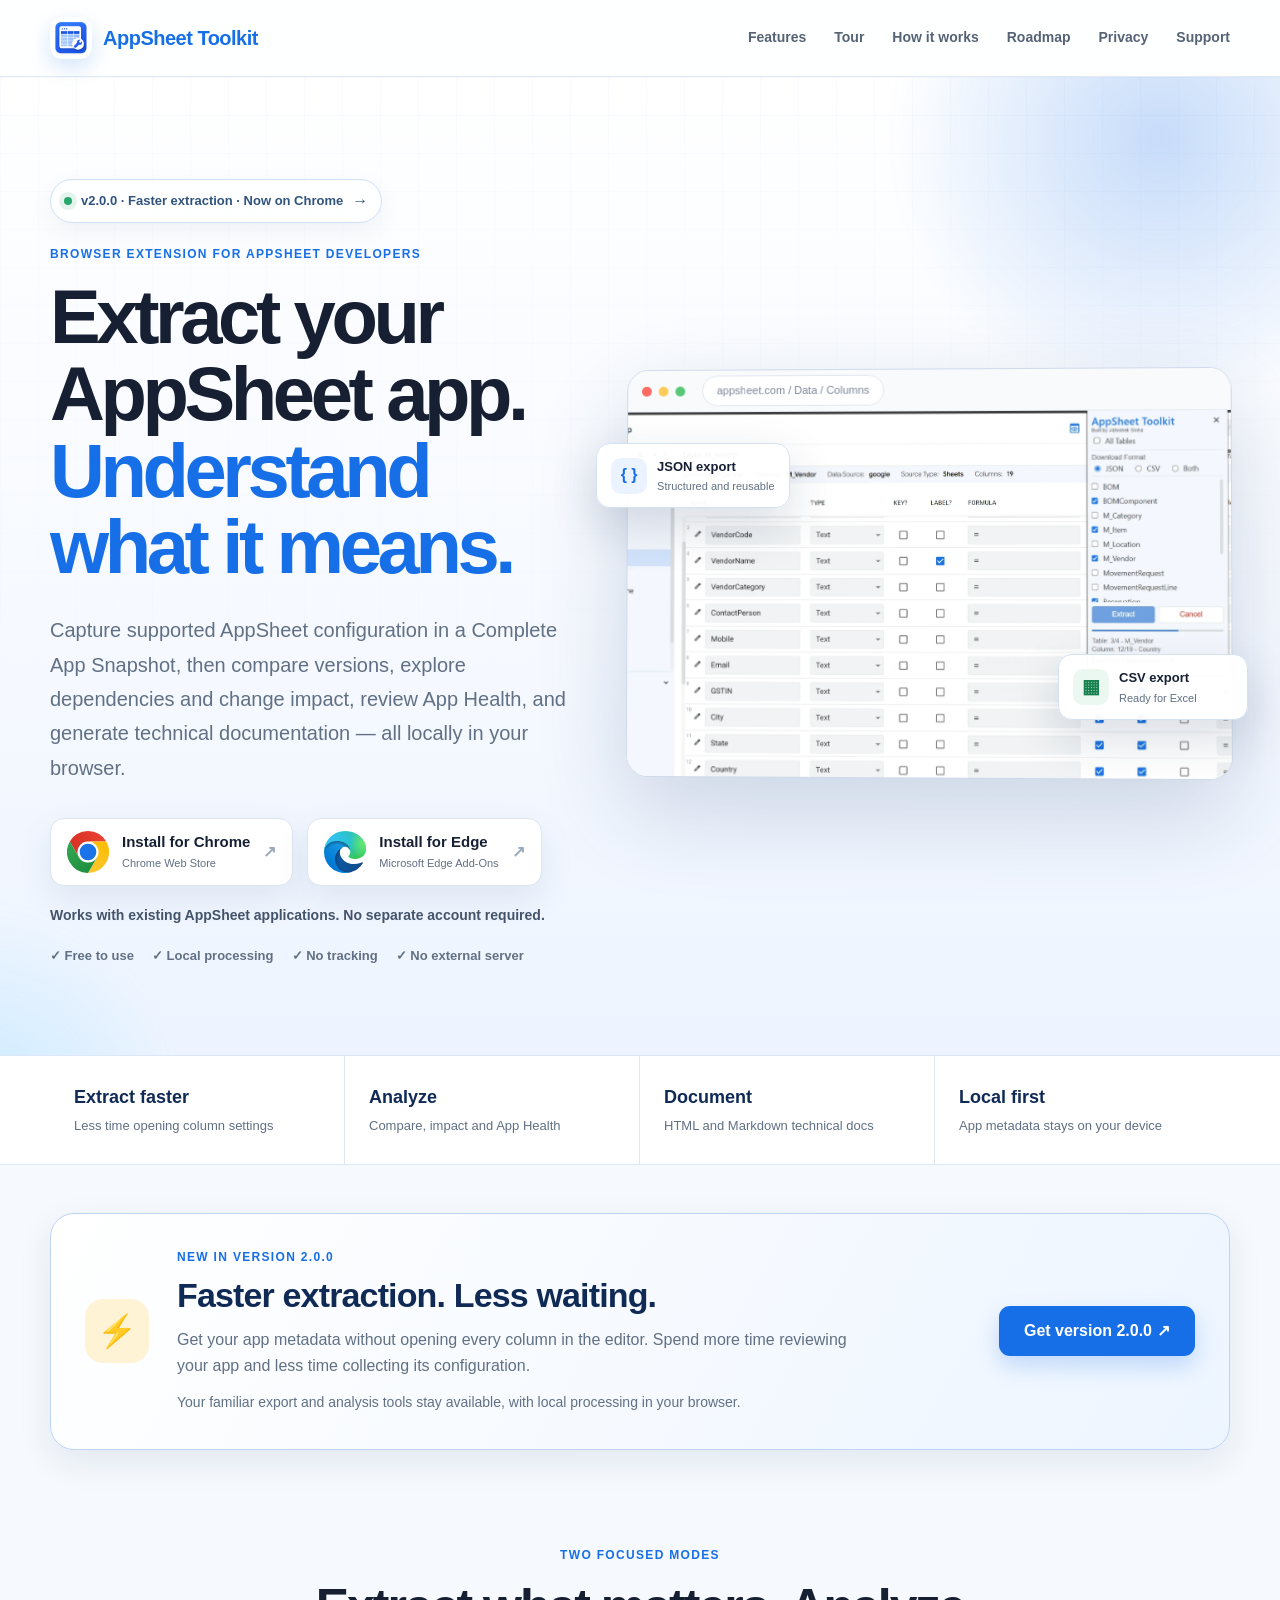
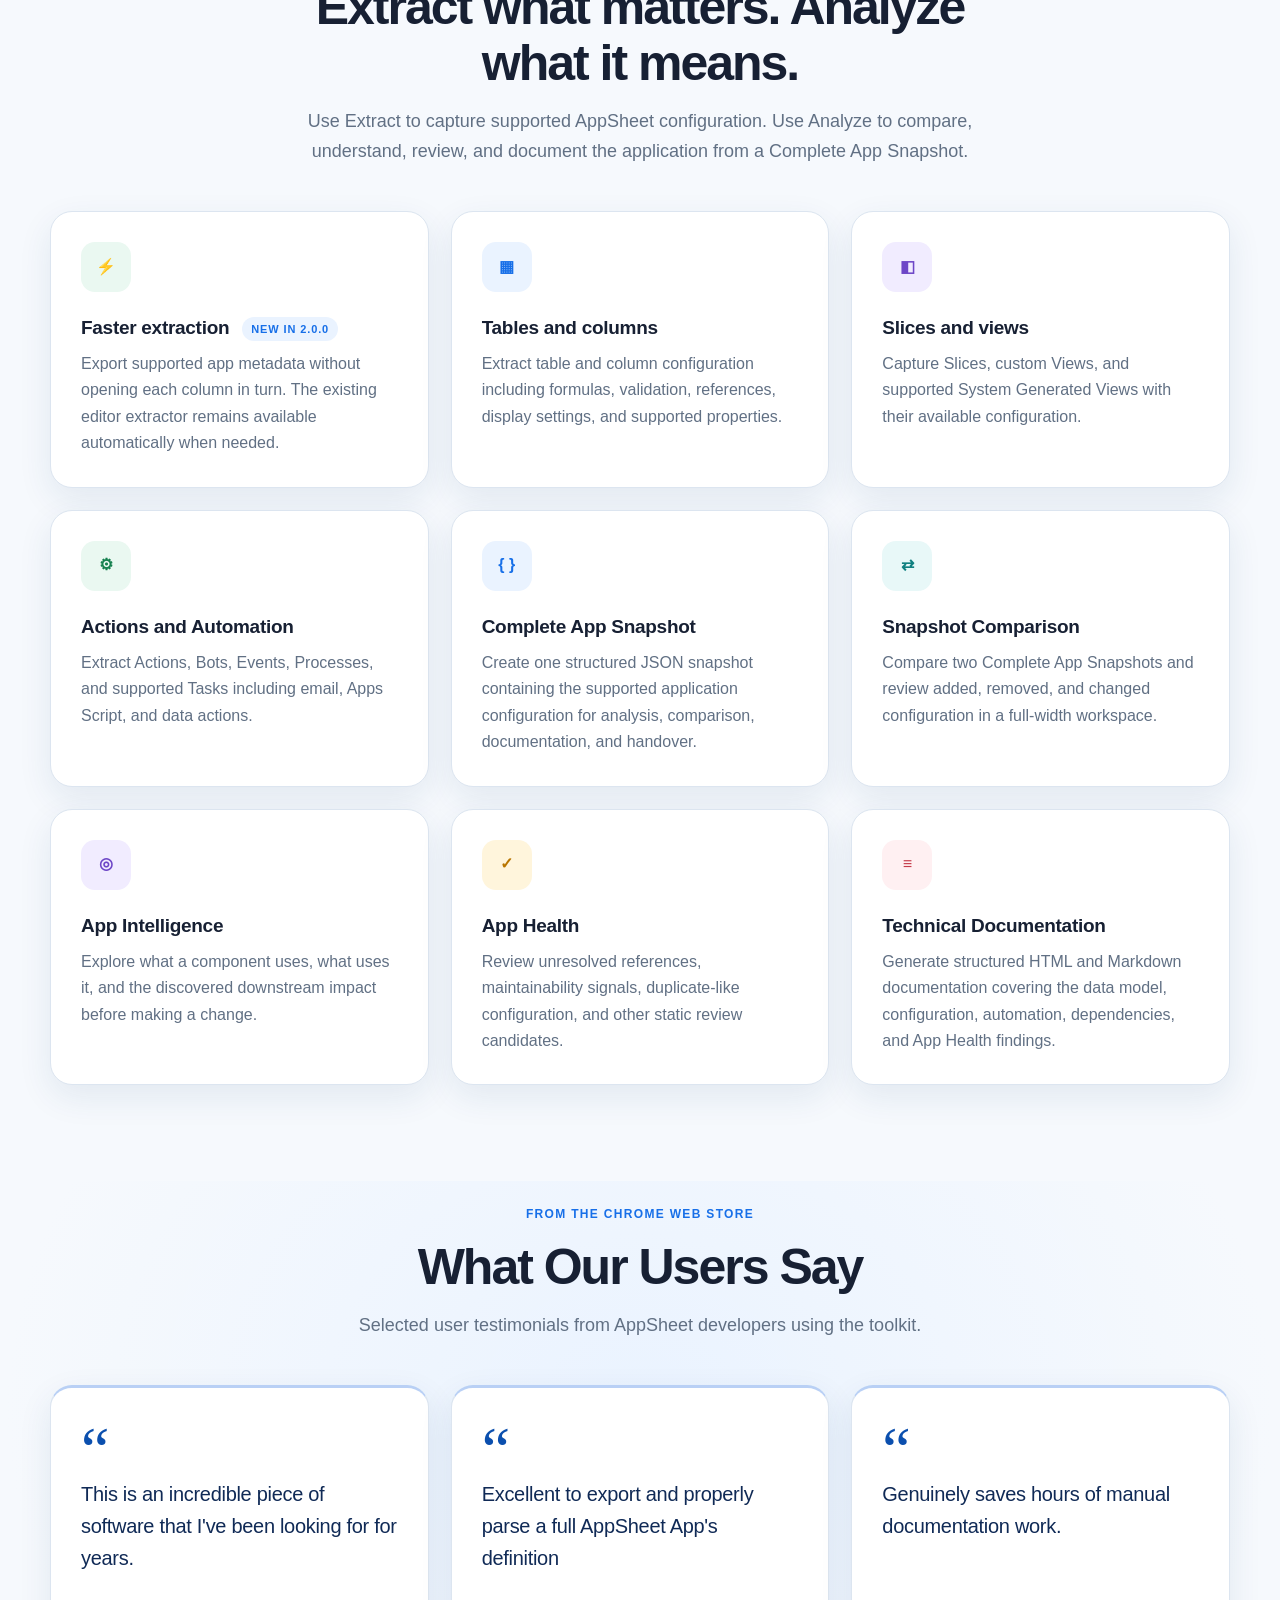
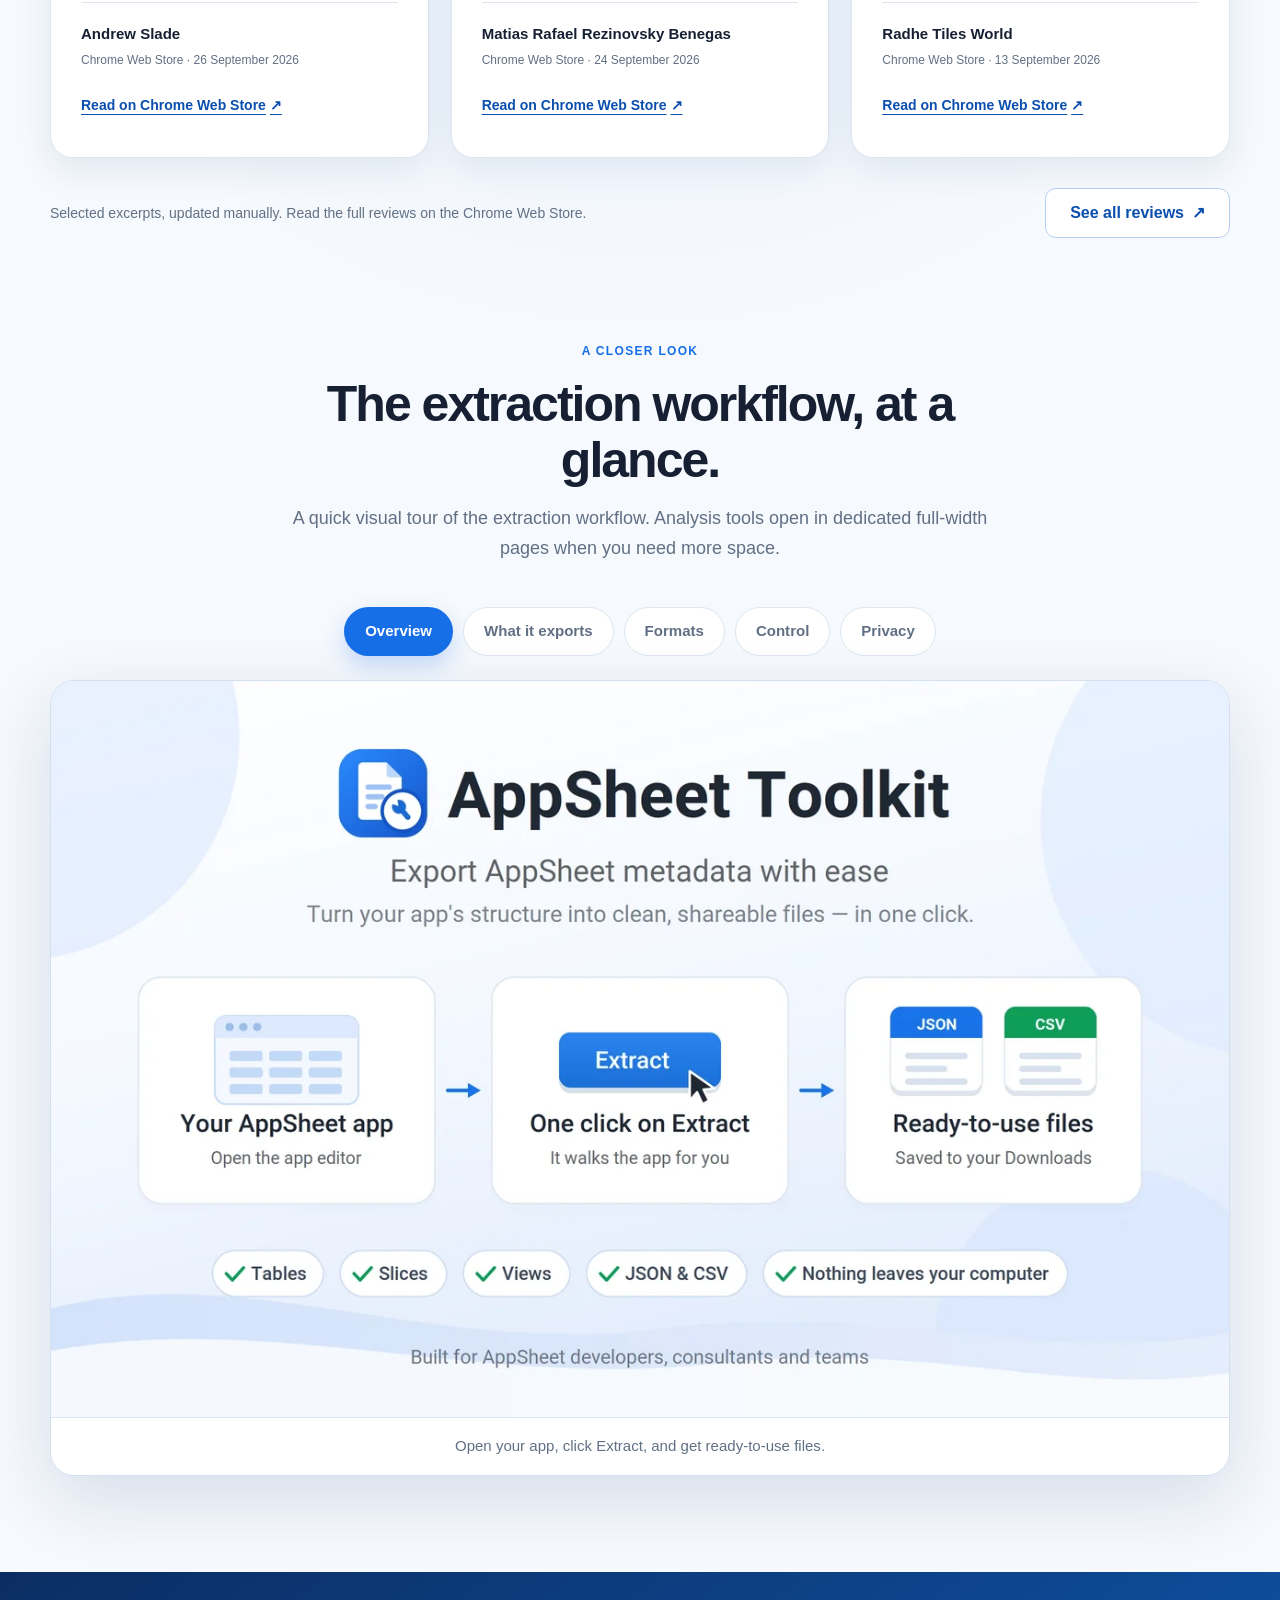
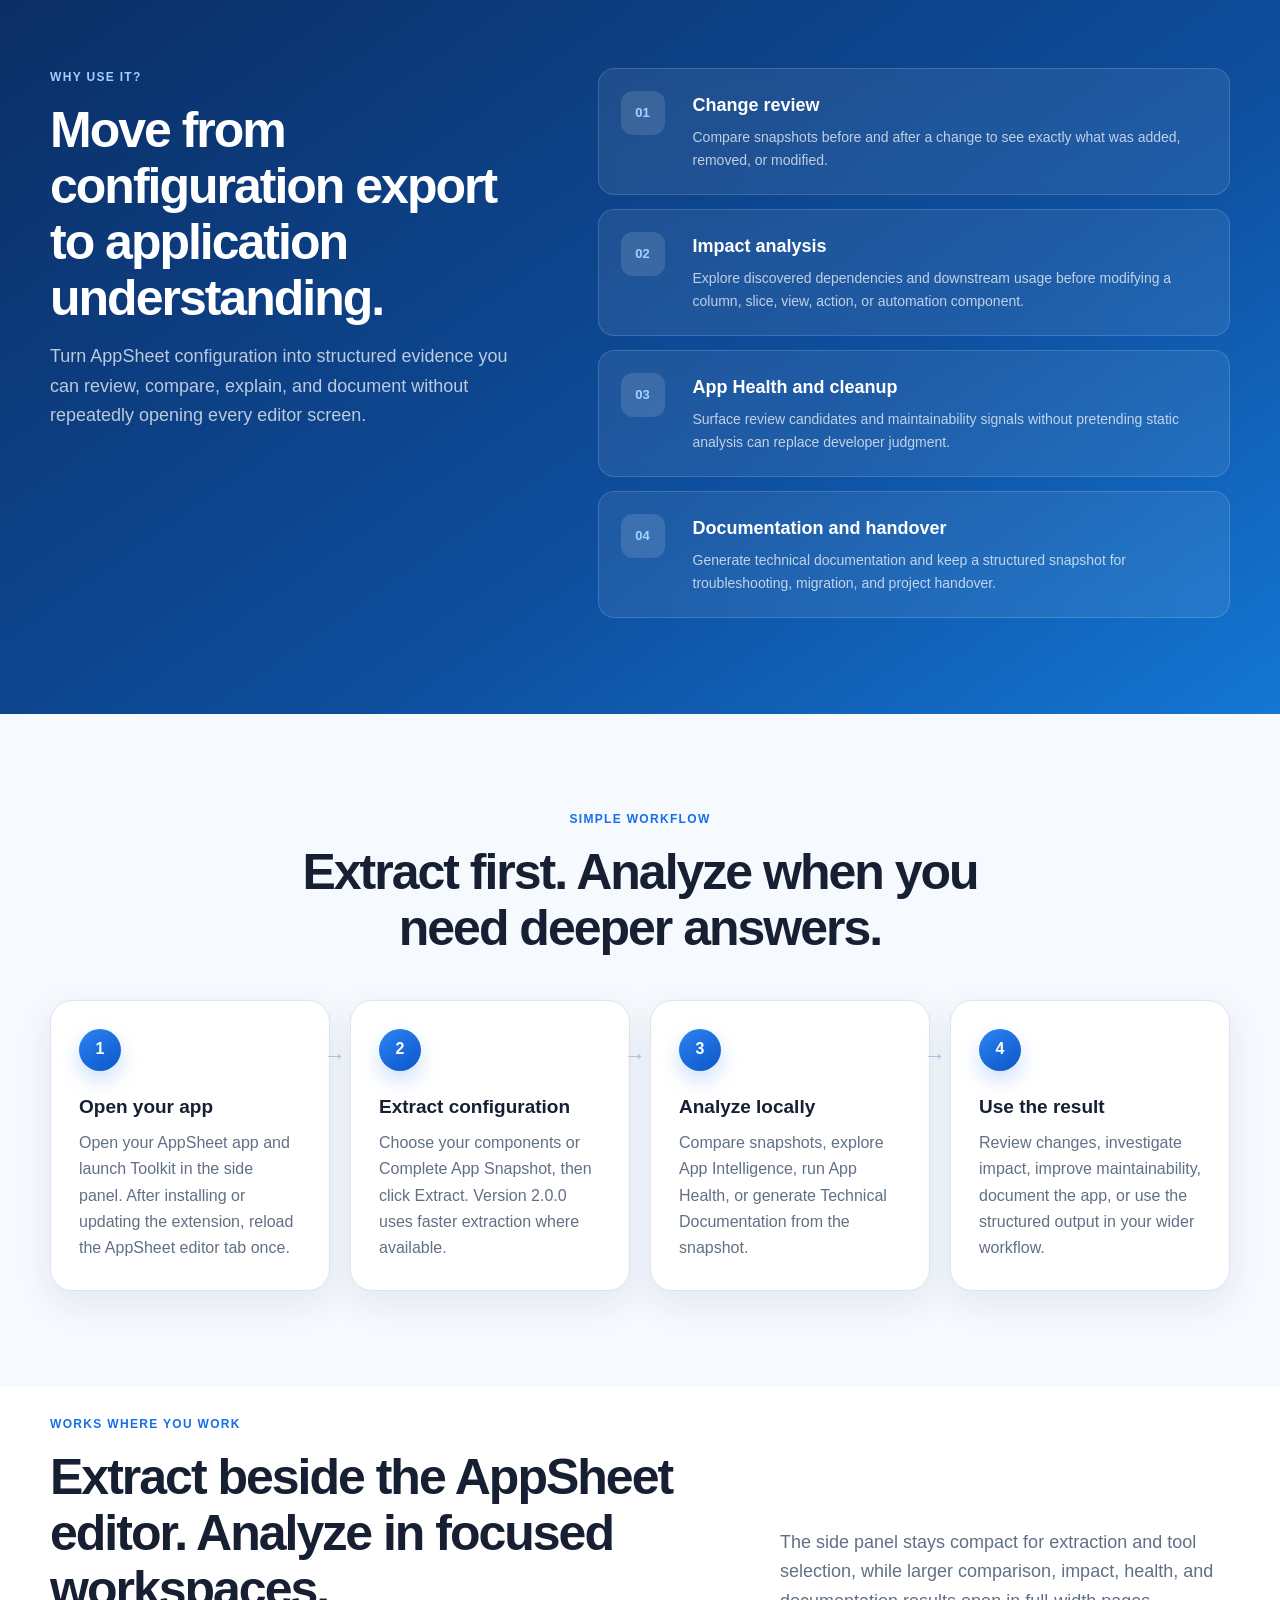
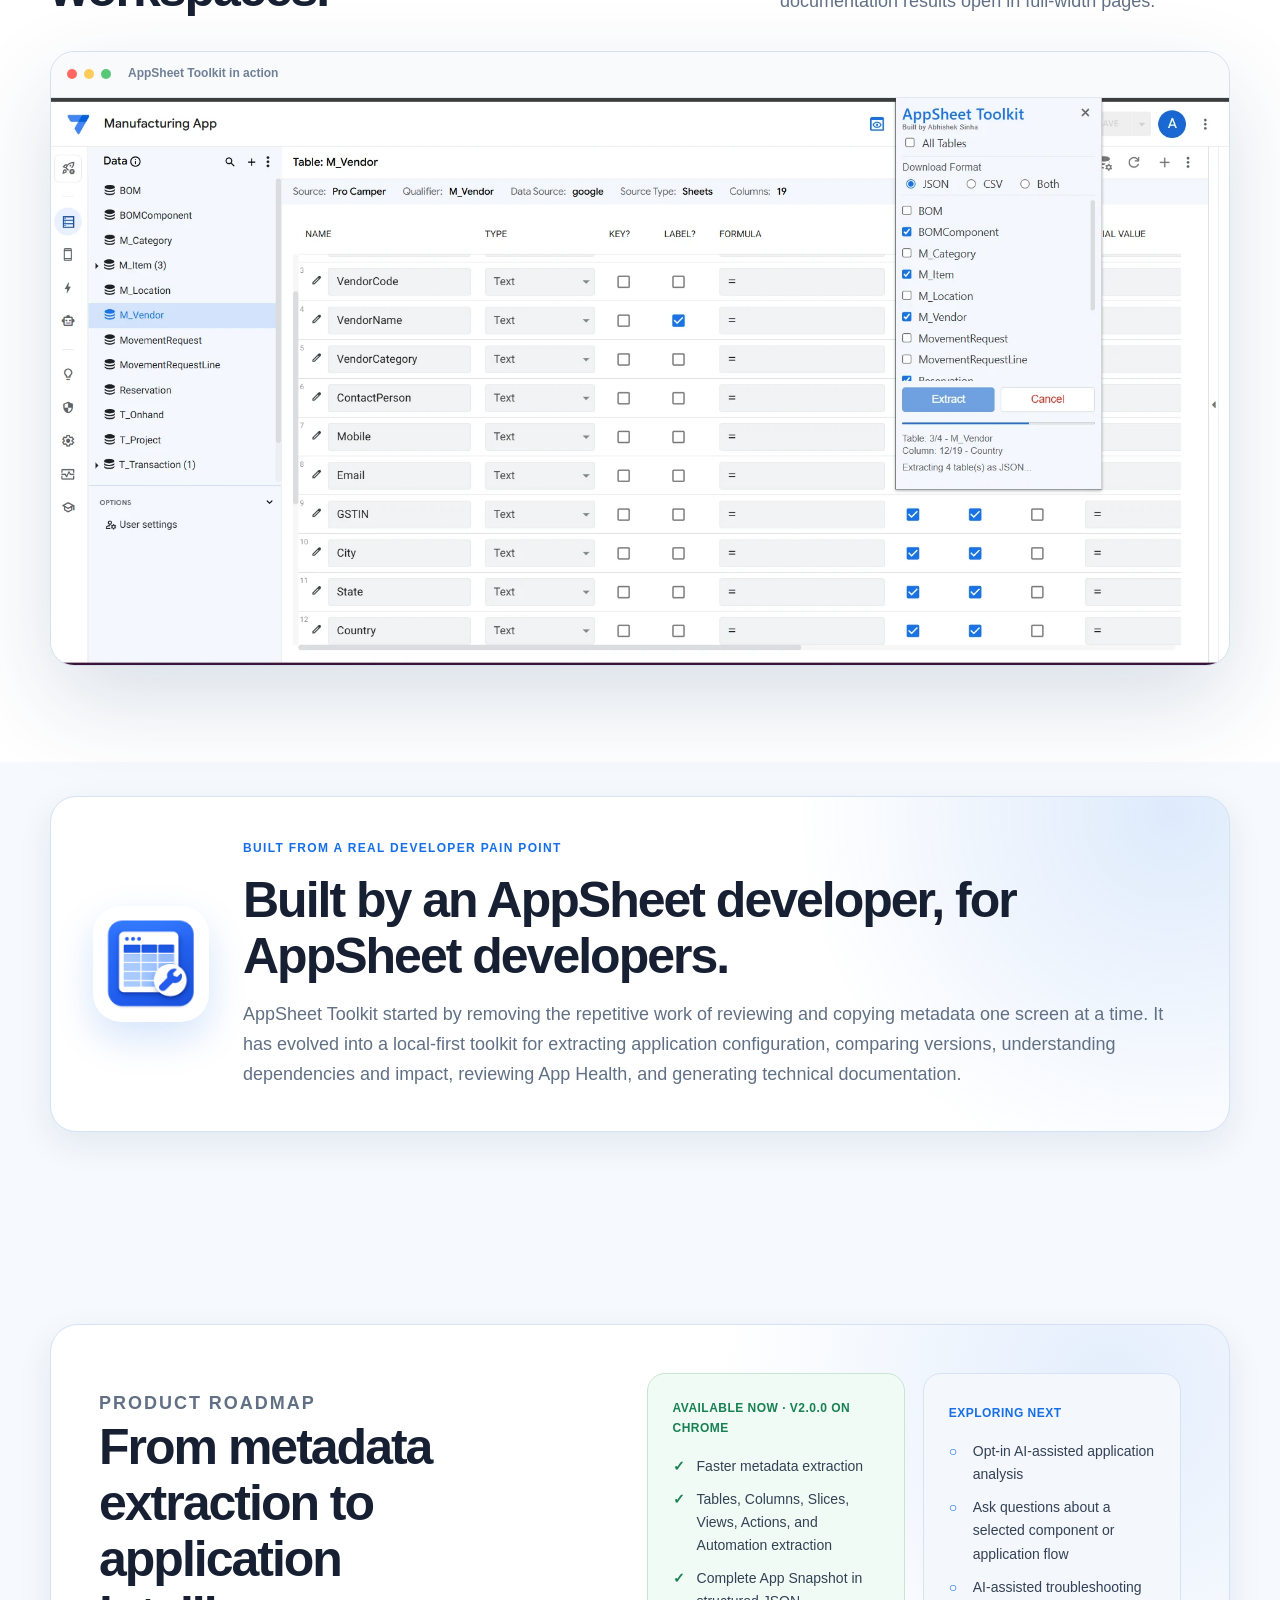
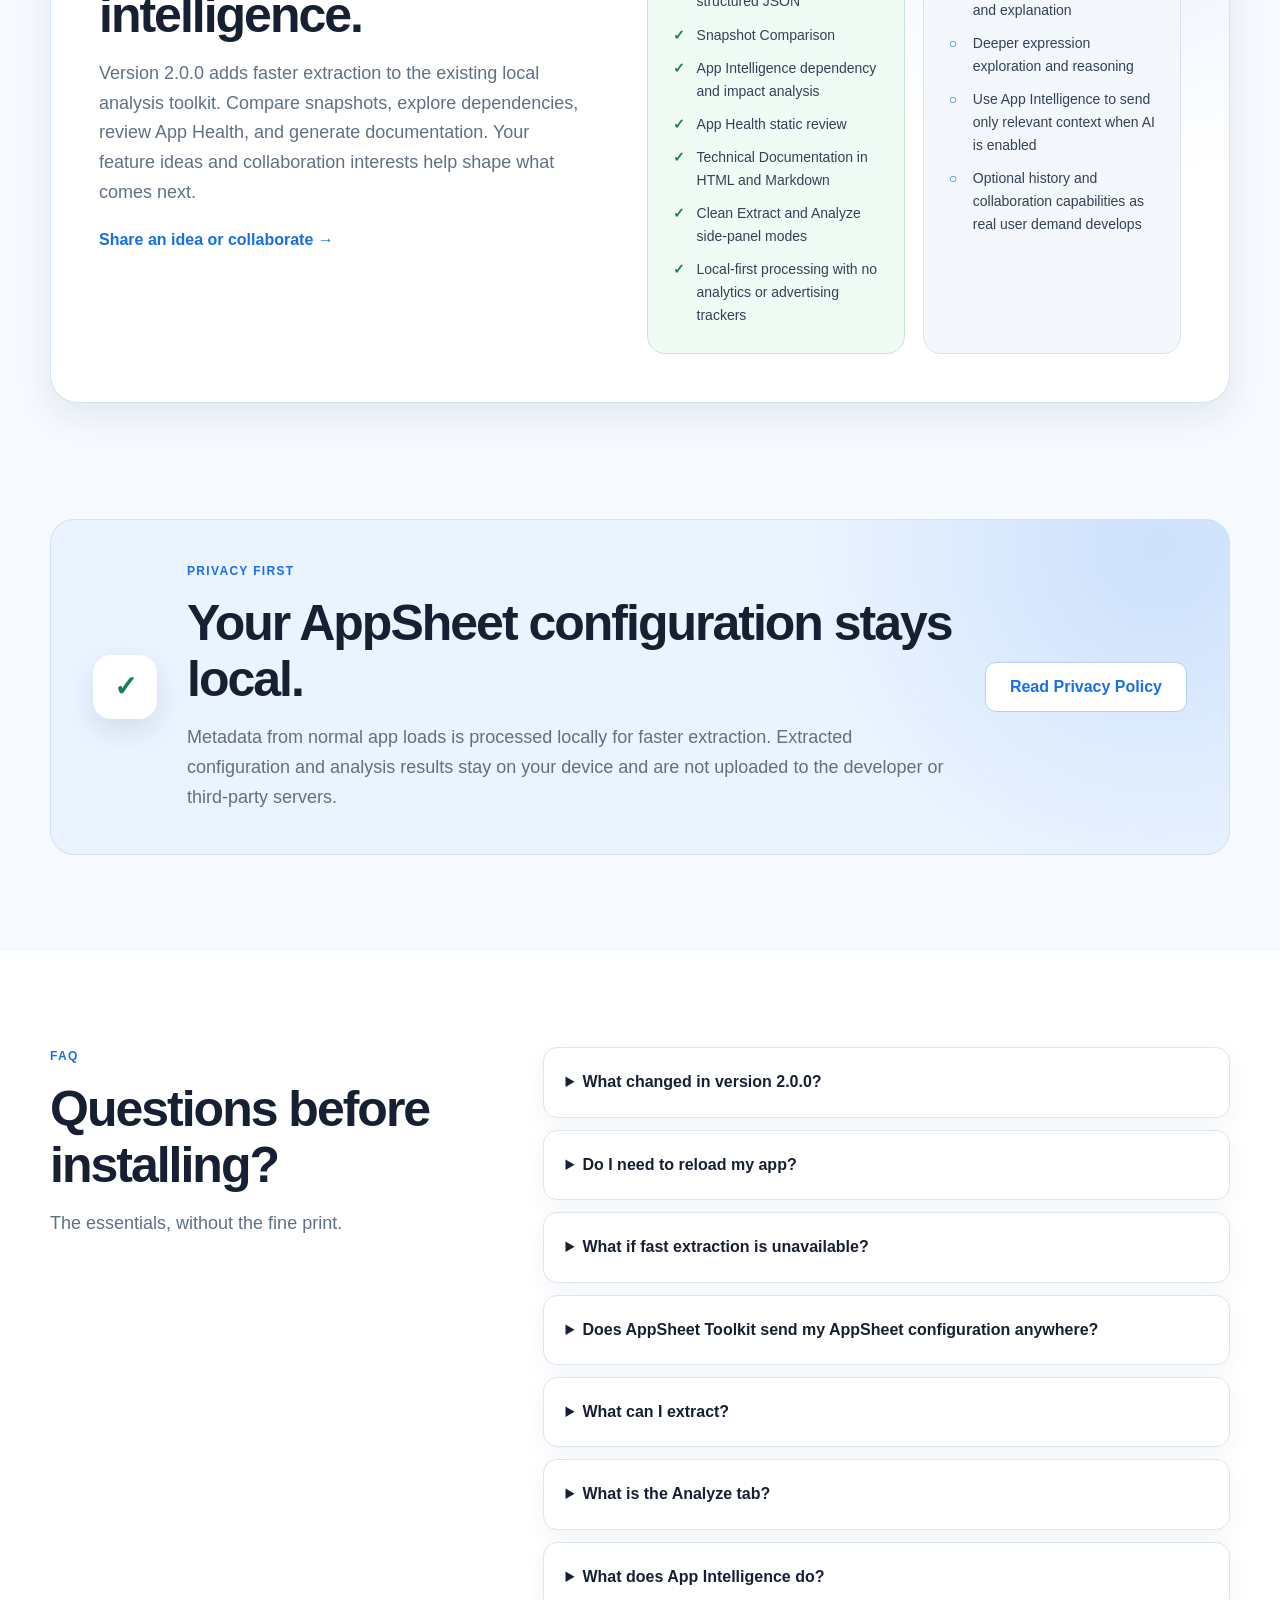
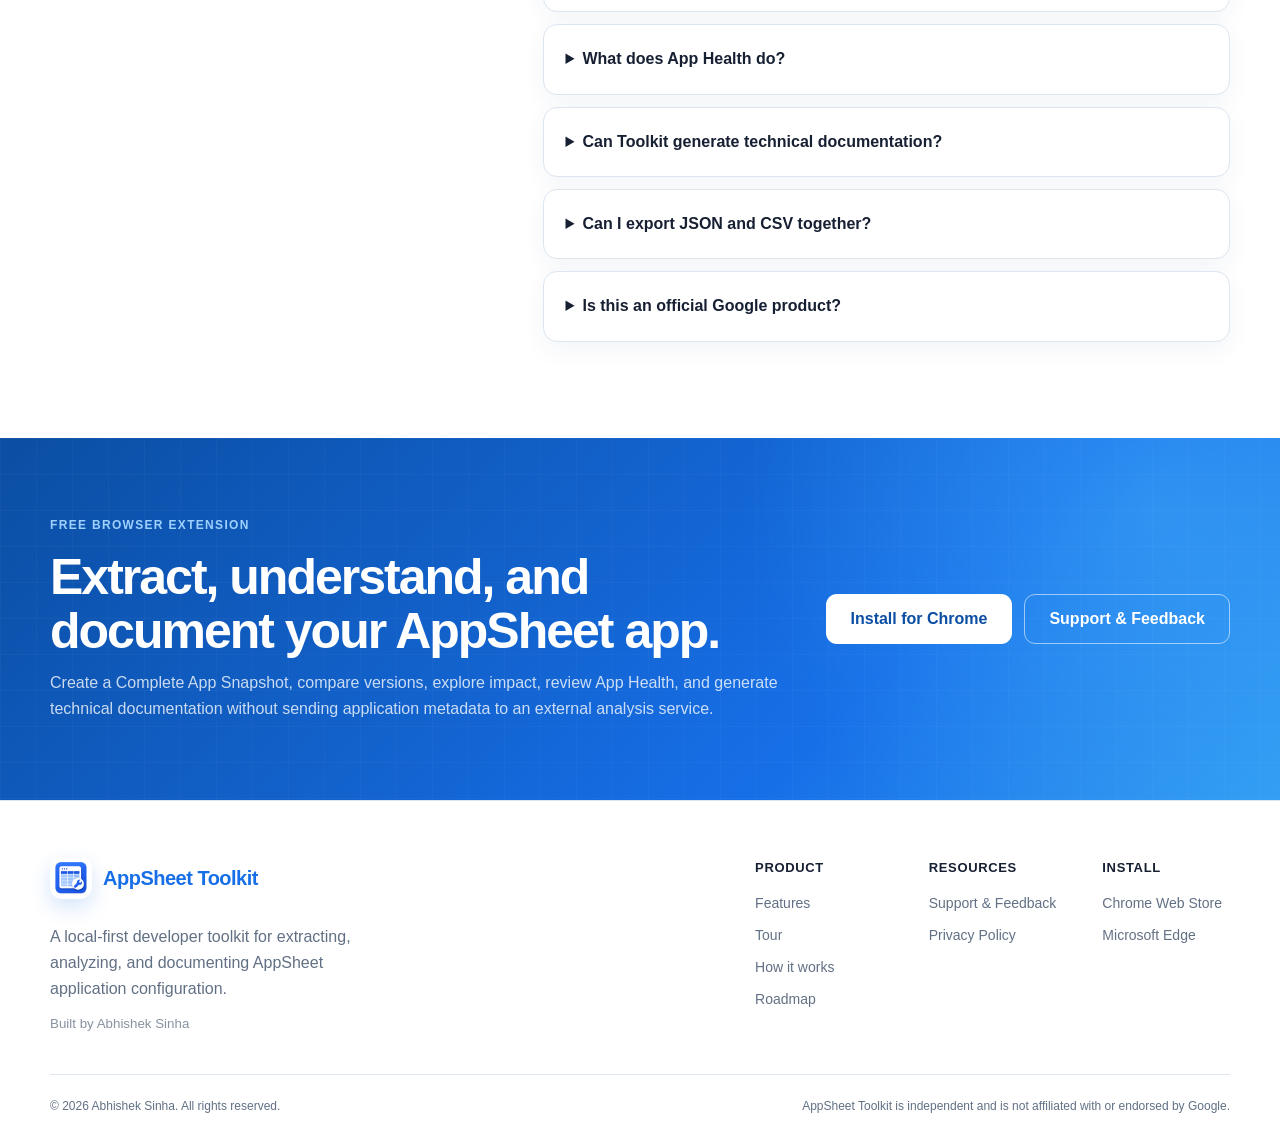
<file: index.html>
<!doctype html>
<html lang="en">
<head>
  <meta charset="utf-8">
  <meta name="viewport" content="width=device-width,initial-scale=1">
  <meta name="description" content="AppSheet Toolkit 2.0.0 brings faster metadata extraction. Compare snapshots, explore App Intelligence and App Health, and generate technical documentation locally.">
  <meta name="theme-color" content="#0b5ed7">
  <meta property="og:type" content="website">
  <meta property="og:title" content="AppSheet Toolkit 2.0.0 — Faster extraction for AppSheet">
  <meta property="og:description" content="Faster AppSheet metadata extraction in version 2.0.0. Keep using Snapshot Comparison, App Intelligence, App Health, and Technical Documentation locally.">
  <meta property="og:image" content="https://toolkit.krivyo.com/assets/og-image.png">
  <meta property="og:image:width" content="1200">
  <meta property="og:image:height" content="630">
  <meta property="og:url" content="https://toolkit.krivyo.com/">
  <meta name="twitter:card" content="summary_large_image">
  <link rel="canonical" href="https://toolkit.krivyo.com/">
  <link rel="icon" href="assets/favicon.png" type="image/png">
  <link rel="stylesheet" href="styles.css">
  <script src="script.js" defer></script>
  <title>AppSheet Toolkit 2.0.0 — Faster Extraction &amp; Local Analysis</title>
</head>
<body>
  <a class="skip-link" href="#main">Skip to content</a>

  <header class="site-header" data-header>
    <div class="shell nav-wrap">
      <a class="brand" href="index.html" aria-label="AppSheet Toolkit home">
        <img src="assets/appsheet-toolkit-icon.png" alt="" width="42" height="42">
        <span>AppSheet Toolkit</span>
      </a>

      <button class="menu-button" type="button" aria-expanded="false" aria-controls="site-nav" data-menu-button>
        <span></span><span></span><span></span><span class="sr-only">Open menu</span>
      </button>

      <nav class="site-nav" id="site-nav" data-menu>
        <a href="#features">Features</a>
        <a href="#tour">Tour</a>
        <a href="#workflow">How it works</a>
        <a href="#roadmap">Roadmap</a>
        <a href="privacy.html">Privacy</a>
        <a href="support.html">Support</a>
      </nav>
    </div>
  </header>

  <main id="main">
    <section class="hero">
      <div class="hero-grid-bg" aria-hidden="true"></div>
      <div class="hero-orb hero-orb-a" aria-hidden="true"></div>
      <div class="hero-orb hero-orb-b" aria-hidden="true"></div>

      <div class="shell hero-layout">
        <div class="hero-copy reveal">
          <a class="availability" href="#release-2-0-0"><span aria-hidden="true"></span>v2.0.0 · Faster extraction · Now on Chrome <b aria-hidden="true">→</b></a>
          <p class="eyebrow">Browser extension for AppSheet developers</p>
          <h1>Extract your AppSheet app. <em>Understand what it means.</em></h1>
          <p class="lead">Capture supported AppSheet configuration in a Complete App Snapshot, then compare versions, explore dependencies and change impact, review App Health, and generate technical documentation — all locally in your browser.</p>

          <div class="store-buttons">
            <a class="store-button" href="https://chromewebstore.google.com/detail/appsheet-toolkit/mdbiahphbngmmjmggekiccggefpjablj?utm_source=item-share-cb" target="_blank" rel="noopener noreferrer">
              <img src="assets/chrome.svg" alt="" width="42" height="42">
              <span><strong>Install for Chrome</strong><small>Chrome Web Store</small></span>
              <b aria-hidden="true">↗</b>
            </a>
            <a class="store-button" href="https://microsoftedge.microsoft.com/addons/detail/appsheet-toolkit/kgkaagaindbdjflfkppjjjbcjankdpbg" target="_blank" rel="noopener noreferrer">
              <img src="assets/edge.svg" alt="" width="42" height="42">
              <span><strong>Install for Edge</strong><small>Microsoft Edge Add-Ons</small></span>
              <b aria-hidden="true">↗</b>
            </a>
          </div>

          <p class="compatibility">Works with existing AppSheet applications. No separate account required.</p>
          <div class="trust-list" aria-label="Product assurances">
            <span>✓ Free to use</span><span>✓ Local processing</span><span>✓ No tracking</span><span>✓ No external server</span>
          </div>
        </div>

        <div class="hero-product reveal" data-delay="120">
          <div class="browser-frame">
            <div class="browser-toolbar" aria-hidden="true">
              <span class="browser-dot red"></span><span class="browser-dot yellow"></span><span class="browser-dot green"></span>
              <div class="browser-address">appsheet.com / Data / Columns</div>
            </div>
            <img src="assets/appsheet-toolkit-focus.webp" alt="AppSheet Toolkit exporting table metadata from the AppSheet editor" width="1455" height="882">
          </div>
          <div class="output-chip output-chip-json"><span>{ }</span><div><strong>JSON export</strong><small>Structured and reusable</small></div></div>
          <div class="output-chip output-chip-csv"><span>▦</span><div><strong>CSV export</strong><small>Ready for Excel</small></div></div>
        </div>
      </div>
    </section>

    <section class="outcome-bar" aria-label="Product highlights">
      <div class="shell outcome-grid">
        <div><strong>Extract faster</strong><span>Less time opening column settings</span></div>
        <div><strong>Analyze</strong><span>Compare, impact and App Health</span></div>
        <div><strong>Document</strong><span>HTML and Markdown technical docs</span></div>
        <div><strong>Local first</strong><span>App metadata stays on your device</span></div>
      </div>
    </section>

    <section class="release-section" id="release-2-0-0" aria-labelledby="release-title">
      <div class="shell release-card">
        <div class="release-icon" aria-hidden="true">⚡</div>
        <div class="release-copy">
          <p class="eyebrow">New in version 2.0.0</p>
          <h2 id="release-title">Faster extraction. Less waiting.</h2>
          <p>Get your app metadata without opening every column in the editor. Spend more time reviewing your app and less time collecting its configuration.</p>
          <p class="release-note">Your familiar export and analysis tools stay available, with local processing in your browser.</p>
        </div>
        <a class="button button-primary" href="https://chromewebstore.google.com/detail/appsheet-toolkit/mdbiahphbngmmjmggekiccggefpjablj" target="_blank" rel="noopener noreferrer">Get version 2.0.0<span class="sr-only"> on the Chrome Web Store (opens in a new tab)</span><span aria-hidden="true"> ↗</span></a>
      </div>
    </section>

    <section class="section" id="features">
      <div class="shell">
        <div class="section-heading centered reveal">
          <p class="eyebrow">Two focused modes</p>
          <h2>Extract what matters. Analyze what it means.</h2>
          <p>Use Extract to capture supported AppSheet configuration. Use Analyze to compare, understand, review, and document the application from a Complete App Snapshot.</p>
        </div>

        <div class="feature-grid">
          <article class="feature-card reveal"><div class="feature-icon green">⚡</div><h3>Faster extraction <span class="tag-new">New in 2.0.0</span></h3><p>Export supported app metadata without opening each column in turn. The existing editor extractor remains available automatically when needed.</p></article>
          <article class="feature-card reveal"><div class="feature-icon">▦</div><h3>Tables and columns</h3><p>Extract table and column configuration including formulas, validation, references, display settings, and supported properties.</p></article>
          <article class="feature-card reveal"><div class="feature-icon violet">◧</div><h3>Slices and views</h3><p>Capture Slices, custom Views, and supported System Generated Views with their available configuration.</p></article>
          <article class="feature-card reveal"><div class="feature-icon green">⚙</div><h3>Actions and Automation</h3><p>Extract Actions, Bots, Events, Processes, and supported Tasks including email, Apps Script, and data actions.</p></article>
          <article class="feature-card reveal"><div class="feature-icon">{ }</div><h3>Complete App Snapshot</h3><p>Create one structured JSON snapshot containing the supported application configuration for analysis, comparison, documentation, and handover.</p></article>
          <article class="feature-card reveal"><div class="feature-icon teal">⇄</div><h3>Snapshot Comparison</h3><p>Compare two Complete App Snapshots and review added, removed, and changed configuration in a full-width workspace.</p></article>
          <article class="feature-card reveal"><div class="feature-icon violet">◎</div><h3>App Intelligence</h3><p>Explore what a component uses, what uses it, and the discovered downstream impact before making a change.</p></article>
          <article class="feature-card reveal"><div class="feature-icon amber">✓</div><h3>App Health</h3><p>Review unresolved references, maintainability signals, duplicate-like configuration, and other static review candidates.</p></article>
          <article class="feature-card reveal"><div class="feature-icon rose">≡</div><h3>Technical Documentation</h3><p>Generate structured HTML and Markdown documentation covering the data model, configuration, automation, dependencies, and App Health findings.</p></article>
        </div>
      </div>
    </section>

    <section class="section testimonials-section" id="testimonials" aria-labelledby="testimonials-title">
      <div class="shell">
        <div class="section-heading centered">
          <p class="eyebrow">From the Chrome Web Store</p>
          <h2 id="testimonials-title">What Our Users Say</h2>
          <p>Selected user testimonials from AppSheet developers using the toolkit.</p>
        </div>

        <div class="testimonial-grid">
          <figure class="testimonial-card">
            <span class="testimonial-quote" aria-hidden="true">“</span>
            <blockquote><p>This is an incredible piece of software that I've been looking for for years.</p></blockquote>
            <figcaption>
              <strong id="reviewer-andrew">Andrew Slade</strong>
              <span>Chrome Web Store · <time datetime="2026-09-26">26 September 2026</time></span>
            </figcaption>
            <a class="testimonial-link" href="https://chromewebstore.google.com/detail/appsheet-toolkit/mdbiahphbngmmjmggekiccggefpjablj/reviews" target="_blank" rel="noopener noreferrer" aria-describedby="reviewer-andrew">Read on Chrome Web Store<span aria-hidden="true"> ↗</span><span class="sr-only"> (opens in a new tab)</span></a>
          </figure>

          <figure class="testimonial-card">
            <span class="testimonial-quote" aria-hidden="true">“</span>
            <blockquote><p>Excellent to export and properly parse a full AppSheet App's definition</p></blockquote>
            <figcaption>
              <strong id="reviewer-matias">Matias Rafael Rezinovsky Benegas</strong>
              <span>Chrome Web Store · <time datetime="2026-09-24">24 September 2026</time></span>
            </figcaption>
            <a class="testimonial-link" href="https://chromewebstore.google.com/detail/appsheet-toolkit/mdbiahphbngmmjmggekiccggefpjablj/reviews" target="_blank" rel="noopener noreferrer" aria-describedby="reviewer-matias">Read on Chrome Web Store<span aria-hidden="true"> ↗</span><span class="sr-only"> (opens in a new tab)</span></a>
          </figure>

          <figure class="testimonial-card">
            <span class="testimonial-quote" aria-hidden="true">“</span>
            <blockquote><p>Genuinely saves hours of manual documentation work.</p></blockquote>
            <figcaption>
              <strong id="reviewer-radhe">Radhe Tiles World</strong>
              <span>Chrome Web Store · <time datetime="2026-09-13">13 September 2026</time></span>
            </figcaption>
            <a class="testimonial-link" href="https://chromewebstore.google.com/detail/appsheet-toolkit/mdbiahphbngmmjmggekiccggefpjablj/reviews" target="_blank" rel="noopener noreferrer" aria-describedby="reviewer-radhe">Read on Chrome Web Store<span aria-hidden="true"> ↗</span><span class="sr-only"> (opens in a new tab)</span></a>
          </figure>
        </div>

        <div class="testimonials-footer">
          <p>Selected excerpts, updated manually. Read the full reviews on the Chrome Web Store.</p>
          <a class="button button-secondary" href="https://chromewebstore.google.com/detail/appsheet-toolkit/mdbiahphbngmmjmggekiccggefpjablj/reviews" target="_blank" rel="noopener noreferrer">See all reviews<span class="sr-only"> on Chrome Web Store (opens in a new tab)</span><span aria-hidden="true"> ↗</span></a>
        </div>
      </div>
    </section>

    <section class="section tour-section" id="tour">
      <div class="shell">
        <div class="section-heading centered reveal">
          <p class="eyebrow">A closer look</p>
          <h2>The extraction workflow, at a glance.</h2>
          <p>A quick visual tour of the extraction workflow. Analysis tools open in dedicated full-width pages when you need more space.</p>
        </div>

        <div class="tour reveal" data-tour>
          <div class="tour-tabs" role="tablist" aria-label="Product tour">
            <button class="tour-tab is-active" role="tab" type="button" id="tour-tab-0" aria-controls="tour-panel-0" aria-selected="true">Overview</button>
            <button class="tour-tab" role="tab" type="button" id="tour-tab-1" aria-controls="tour-panel-1" aria-selected="false" tabindex="-1">What it exports</button>
            <button class="tour-tab" role="tab" type="button" id="tour-tab-2" aria-controls="tour-panel-2" aria-selected="false" tabindex="-1">Formats</button>
            <button class="tour-tab" role="tab" type="button" id="tour-tab-3" aria-controls="tour-panel-3" aria-selected="false" tabindex="-1">Control</button>
            <button class="tour-tab" role="tab" type="button" id="tour-tab-4" aria-controls="tour-panel-4" aria-selected="false" tabindex="-1">Privacy</button>
          </div>

          <div class="tour-stage">
            <figure class="tour-slide is-active" role="tabpanel" id="tour-panel-0" aria-labelledby="tour-tab-0">
              <img src="assets/shots/01-overview.webp" alt="AppSheet Toolkit overview: open your app, click Extract, get ready-to-use files" width="1280" height="800">
              <figcaption>Open your app, click Extract, and get ready-to-use files.</figcaption>
            </figure>
            <figure class="tour-slide" role="tabpanel" id="tour-panel-1" aria-labelledby="tour-tab-1" hidden>
              <img src="assets/shots/02-exports.webp" alt="AppSheet Toolkit component extraction workflow" width="1280" height="800" loading="lazy">
              <figcaption>Extract Tables, Columns, Slices, Views, Actions, Automation Bots, or create a Complete App Snapshot for the Analyze tools.</figcaption>
            </figure>
            <figure class="tour-slide" role="tabpanel" id="tour-panel-2" aria-labelledby="tour-tab-2" hidden>
              <img src="assets/shots/03-formats.webp" alt="Choose JSON, CSV or both and the files are saved to your Downloads folder" width="1280" height="800" loading="lazy">
              <figcaption>Pick JSON, CSV, or both. Files land in your Downloads folder.</figcaption>
            </figure>
            <figure class="tour-slide" role="tabpanel" id="tour-panel-3" aria-labelledby="tour-tab-3" hidden>
              <img src="assets/shots/04-control.webp" alt="Select only the tables you need and follow live progress with a cancel option" width="1280" height="800" loading="lazy">
              <figcaption>Select what you need, follow every step, stop whenever you like.</figcaption>
            </figure>
            <figure class="tour-slide" role="tabpanel" id="tour-panel-4" aria-labelledby="tour-tab-4" hidden>
              <img src="assets/shots/05-privacy.webp" alt="Private by design: nothing is uploaded, no tracking, no external servers" width="1280" height="800" loading="lazy">
              <figcaption>Nothing is uploaded. No tracking. No external servers.</figcaption>
            </figure>
          </div>
        </div>
      </div>
    </section>

    <section class="section dark-section">
      <div class="shell usecase-layout">
        <div class="section-heading reveal">
          <p class="eyebrow light">Why use it?</p>
          <h2>Move from configuration export to application understanding.</h2>
          <p>Turn AppSheet configuration into structured evidence you can review, compare, explain, and document without repeatedly opening every editor screen.</p>
        </div>
        <div class="usecase-list">
          <article class="reveal"><span>01</span><div><h3>Change review</h3><p>Compare snapshots before and after a change to see exactly what was added, removed, or modified.</p></div></article>
          <article class="reveal"><span>02</span><div><h3>Impact analysis</h3><p>Explore discovered dependencies and downstream usage before modifying a column, slice, view, action, or automation component.</p></div></article>
          <article class="reveal"><span>03</span><div><h3>App Health and cleanup</h3><p>Surface review candidates and maintainability signals without pretending static analysis can replace developer judgment.</p></div></article>
          <article class="reveal"><span>04</span><div><h3>Documentation and handover</h3><p>Generate technical documentation and keep a structured snapshot for troubleshooting, migration, and project handover.</p></div></article>
        </div>
      </div>
    </section>

    <section class="section" id="workflow">
      <div class="shell">
        <div class="section-heading centered reveal"><p class="eyebrow">Simple workflow</p><h2>Extract first. Analyze when you need deeper answers.</h2></div>
        <div class="step-grid">
          <article class="step-card reveal"><span>1</span><h3>Open your app</h3><p>Open your AppSheet app and launch Toolkit in the side panel. After installing or updating the extension, reload the AppSheet editor tab once.</p></article>
          <article class="step-card reveal"><span>2</span><h3>Extract configuration</h3><p>Choose your components or Complete App Snapshot, then click Extract. Version 2.0.0 uses faster extraction where available.</p></article>
          <article class="step-card reveal"><span>3</span><h3>Analyze locally</h3><p>Compare snapshots, explore App Intelligence, run App Health, or generate Technical Documentation from the snapshot.</p></article>
          <article class="step-card reveal"><span>4</span><h3>Use the result</h3><p>Review changes, investigate impact, improve maintainability, document the app, or use the structured output in your wider workflow.</p></article>
        </div>
      </div>
    </section>

    <section class="section product-showcase">
      <div class="shell">
        <div class="showcase-heading reveal">
          <div><p class="eyebrow">Works where you work</p><h2>Extract beside the AppSheet editor. Analyze in focused workspaces.</h2></div>
          <p>The side panel stays compact for extraction and tool selection, while larger comparison, impact, health, and documentation results open in full-width pages.</p>
        </div>
        <figure class="showcase-frame reveal">
          <div class="showcase-topbar"><span></span><span></span><span></span><b>AppSheet Toolkit in action</b></div>
          <img src="assets/appsheet-toolkit-in-app.webp" alt="AppSheet Toolkit running inside the AppSheet editor and exporting metadata" width="1914" height="921" loading="lazy">
        </figure>
      </div>
    </section>

    <section class="section founder-section">
      <div class="shell founder-card reveal">
        <img src="assets/appsheet-toolkit-icon.png" alt="AppSheet Toolkit icon" width="116" height="116">
        <div><p class="eyebrow">Built from a real developer pain point</p><h2>Built by an AppSheet developer, for AppSheet developers.</h2><p>AppSheet Toolkit started by removing the repetitive work of reviewing and copying metadata one screen at a time. It has evolved into a local-first toolkit for extracting application configuration, comparing versions, understanding dependencies and impact, reviewing App Health, and generating technical documentation.</p></div>
      </div>
    </section>

    <section class="section" id="roadmap">
      <div class="shell roadmap-card reveal">
        <div class="roadmap-copy"><p class="eyebrow">Product roadmap</p><h2>From metadata extraction to application intelligence.</h2><p>Version 2.0.0 adds faster extraction to the existing local analysis toolkit. Compare snapshots, explore dependencies, review App Health, and generate documentation. Your feature ideas and collaboration interests help shape what comes next.</p><a class="text-link" href="feature-request.html">Share an idea or collaborate →</a></div>
        <div class="roadmap-columns">
          <div class="roadmap-column current"><span>Available now · v2.0.0 on Chrome</span><ul><li>Faster metadata extraction</li><li>Tables, Columns, Slices, Views, Actions, and Automation extraction</li><li>Complete App Snapshot in structured JSON</li><li>Snapshot Comparison</li><li>App Intelligence dependency and impact analysis</li><li>App Health static review</li><li>Technical Documentation in HTML and Markdown</li><li>Clean Extract and Analyze side-panel modes</li><li>Local-first processing with no analytics or advertising trackers</li></ul></div>
          <div class="roadmap-column future"><span>Exploring next</span><ul><li>Opt-in AI-assisted application analysis</li><li>Ask questions about a selected component or application flow</li><li>AI-assisted troubleshooting and explanation</li><li>Deeper expression exploration and reasoning</li><li>Use App Intelligence to send only relevant context when AI is enabled</li><li>Optional history and collaboration capabilities as real user demand develops</li></ul></div>
        </div>
      </div>
    </section>

    <section class="section privacy-block">
      <div class="shell privacy-card reveal">
        <div class="shield">✓</div>
        <div><p class="eyebrow">Privacy first</p><h2>Your AppSheet configuration stays local.</h2><p>Metadata from normal app loads is processed locally for faster extraction. Extracted configuration and analysis results stay on your device and are not uploaded to the developer or third-party servers.</p></div>
        <a class="button button-secondary" href="privacy.html">Read Privacy Policy</a>
      </div>
    </section>

    <section class="section faq-section">
      <div class="shell faq-layout">
        <div class="section-heading reveal"><p class="eyebrow">FAQ</p><h2>Questions before installing?</h2><p>The essentials, without the fine print.</p></div>
        <div class="faq-list">
          <details class="reveal"><summary>What changed in version 2.0.0?</summary><p>The main update is faster metadata extraction, reducing the need to open column settings one by one. The existing export formats, Complete App Snapshot, and Analyze tools remain available. Automation details can still take longer to read.</p></details>
          <details class="reveal"><summary>Do I need to reload my app?</summary><p>After installing or updating Toolkit, reload the AppSheet editor tab once. Normal app loads refresh the metadata available for fast extraction. Save your changes in AppSheet and let the app reload before extracting an updated snapshot.</p></details>
          <details class="reveal"><summary>What if fast extraction is unavailable?</summary><p>Toolkit automatically uses its existing editor extractor when needed. Keep the AppSheet editor tab open while configuration is being read.</p></details>
          <details class="reveal"><summary>Does AppSheet Toolkit send my AppSheet configuration anywhere?</summary><p>No. AppSheet configuration is processed locally in your browser and is not transmitted to the developer or third-party servers.</p></details>
          <details class="reveal"><summary>What can I extract?</summary><p>Toolkit supports Tables and Columns, Slices, Views, Actions, Automation Bots, Events, Processes, supported Tasks, and a Complete App Snapshot containing the supported configuration in one JSON file.</p></details>
          <details class="reveal"><summary>What is the Analyze tab?</summary><p>Analyze contains Snapshot Comparison, App Intelligence, App Health, and Technical Documentation. These tools work from Complete App Snapshot files and run locally in your browser.</p></details>
          <details class="reveal"><summary>What does App Intelligence do?</summary><p>It builds a static dependency model from the snapshot so you can explore what a component uses, what uses it, and discovered direct or downstream impact. It is an analysis aid, not a runtime guarantee.</p></details>
          <details class="reveal"><summary>What does App Health do?</summary><p>App Health identifies static review candidates such as unresolved references, maintainability signals, duplicate-like configuration, and potentially unused components. Findings are intentionally presented for developer review rather than automatic deletion.</p></details>
          <details class="reveal"><summary>Can Toolkit generate technical documentation?</summary><p>Yes. Technical Documentation can generate structured HTML and Markdown covering the application summary, data model, configuration, automation, dependencies, App Health findings, and an optional baseline comparison.</p></details>
          <details class="reveal"><summary>Can I export JSON and CSV together?</summary><p>Yes for regular component exports. Complete App Snapshot is generated as structured JSON because it is also the input for the Analyze tools.</p></details>
          <details class="reveal"><summary>Is this an official Google product?</summary><p>No. AppSheet Toolkit is an independent third-party extension and is not affiliated with or endorsed by Google.</p></details>
        </div>
      </div>
    </section>

    <section class="final-cta">
      <div class="cta-grid" aria-hidden="true"></div>
      <div class="shell final-cta-inner reveal">
        <div><p class="eyebrow light">Free browser extension</p><h2>Extract, understand, and document your AppSheet app.</h2><p>Create a Complete App Snapshot, compare versions, explore impact, review App Health, and generate technical documentation without sending application metadata to an external analysis service.</p></div>
        <div class="cta-actions"><a class="button button-light" href="https://chromewebstore.google.com/detail/appsheet-toolkit/mdbiahphbngmmjmggekiccggefpjablj?utm_source=item-share-cb" target="_blank" rel="noopener noreferrer">Install for Chrome</a><a class="button button-outline" href="support.html">Support & Feedback</a></div>
      </div>
    </section>
  </main>

  <footer class="footer">
    <div class="shell footer-main">
      <div class="footer-brand"><a class="brand" href="index.html"><img src="assets/appsheet-toolkit-icon.png" alt="" width="42" height="42"><span>AppSheet Toolkit</span></a><p>A local-first developer toolkit for extracting, analyzing, and documenting AppSheet application configuration.</p><small>Built by Abhishek Sinha</small></div>
      <div class="footer-links"><div><strong>Product</strong><a href="#features">Features</a><a href="#tour">Tour</a><a href="#workflow">How it works</a><a href="#roadmap">Roadmap</a></div><div><strong>Resources</strong><a href="support.html">Support & Feedback</a><a href="privacy.html">Privacy Policy</a></div><div><strong>Install</strong><a href="https://chromewebstore.google.com/detail/appsheet-toolkit/mdbiahphbngmmjmggekiccggefpjablj?utm_source=item-share-cb" target="_blank" rel="noopener noreferrer">Chrome Web Store</a><a href="https://microsoftedge.microsoft.com/addons/search/AppSheet%20Toolkit" target="_blank" rel="noopener noreferrer">Microsoft Edge</a></div></div>
    </div>
    <div class="shell footer-bottom"><p>© 2026 Abhishek Sinha. All rights reserved.</p><p>AppSheet Toolkit is independent and is not affiliated with or endorsed by Google.</p></div>
  </footer>
</body>
</html>
</file>
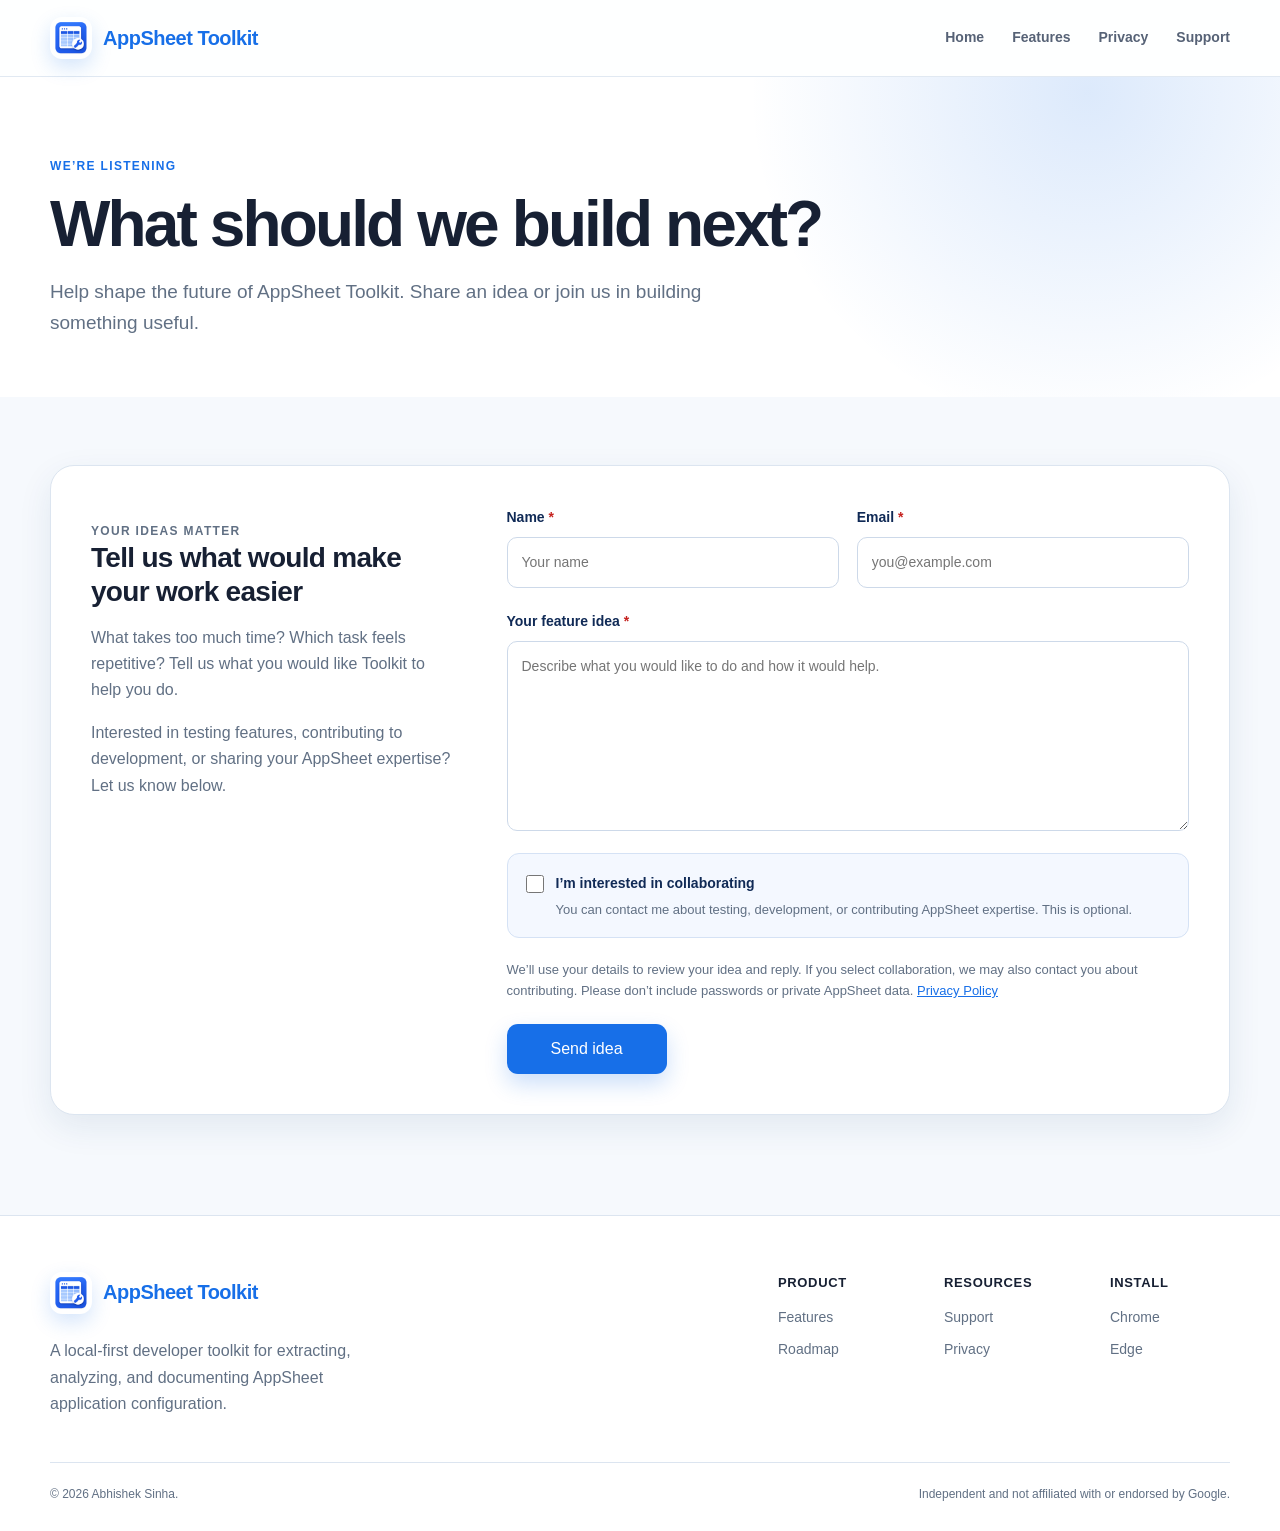
<file: feature-request.html>
<!doctype html>
<html lang="en"><head>
<meta charset="utf-8"><meta name="viewport" content="width=device-width,initial-scale=1">
<meta name="description" content="Share a feature idea for AppSheet Toolkit or tell us you would like to collaborate.">
<meta name="theme-color" content="#0b5ed7"><link rel="icon" href="assets/favicon.png">
<link rel="stylesheet" href="styles.css"><link rel="stylesheet" href="feature-request.css">
<script src="script.js" defer></script><script src="feature-request.js" defer></script>
<title>We’re listening — AppSheet Toolkit</title></head><body>
<header class="site-header" data-header><div class="shell nav-wrap"><a class="brand" href="index.html"><img src="assets/appsheet-toolkit-icon.png" alt="" width="42" height="42"><span>AppSheet Toolkit</span></a><button class="menu-button" type="button" aria-expanded="false" aria-controls="site-nav" data-menu-button><span></span><span></span><span></span><span class="sr-only">Open menu</span></button><nav class="site-nav" id="site-nav" data-menu><a href="index.html">Home</a><a href="index.html#features">Features</a><a href="privacy.html">Privacy</a><a href="support.html">Support</a></nav></div></header>
<main>
<section class="page-hero"><div class="shell"><p class="eyebrow">We’re listening</p><h1>What should we build next?</h1><p>Help shape the future of AppSheet Toolkit. Share an idea or join us in building something useful.</p></div></section>
<section class="content-page"><div class="shell"><div class="feature-request-card">
<div class="feature-request-intro"><p class="eyebrow">Your ideas matter</p><h2>Tell us what would make your work easier</h2><p>What takes too much time? Which task feels repetitive? Tell us what you would like Toolkit to help you do.</p><p>Interested in testing features, contributing to development, or sharing your AppSheet expertise? Let us know below.</p></div>
<form id="featureRequestForm" class="feature-request-form" novalidate>
<div class="feature-request-grid">
<label><span>Name <strong>*</strong></span><input name="name" type="text" autocomplete="name" maxlength="100" placeholder="Your name" required></label>
<label><span>Email <strong>*</strong></span><input name="email" type="email" autocomplete="email" maxlength="150" placeholder="you@example.com" required></label>
</div>
<label><span>Your feature idea <strong>*</strong></span><textarea name="idea" rows="7" maxlength="2400" placeholder="Describe what you would like to do and how it would help." required></textarea></label>
<label class="collaboration-option"><input name="collaborate" type="checkbox"><span>I’m interested in collaborating<small>You can contact me about testing, development, or contributing AppSheet expertise. This is optional.</small></span></label>
<p class="feature-request-privacy">We’ll use your details to review your idea and reply. If you select collaboration, we may also contact you about contributing. Please don’t include passwords or private AppSheet data. <a href="privacy.html#voluntary-feedback">Privacy Policy</a></p>
<div class="feature-request-footer"><button id="featureSubmit" class="button button-primary" type="submit">Send idea</button><p id="featureStatus" class="feature-request-status" role="status" aria-live="polite"></p></div>
</form></div></div></section>
</main><footer class="footer"><div class="shell footer-main"><div class="footer-brand"><a class="brand" href="index.html"><img src="assets/appsheet-toolkit-icon.png" alt="" width="42" height="42"><span>AppSheet Toolkit</span></a><p>A local-first developer toolkit for extracting, analyzing, and documenting AppSheet application configuration.</p></div><div class="footer-links"><div><strong>Product</strong><a href="index.html#features">Features</a><a href="index.html#roadmap">Roadmap</a></div><div><strong>Resources</strong><a href="support.html">Support</a><a href="privacy.html">Privacy</a></div><div><strong>Install</strong><a href="https://chromewebstore.google.com/detail/appsheet-toolkit/mdbiahphbngmmjmggekiccggefpjablj?utm_source=item-share-cb" target="_blank" rel="noopener noreferrer">Chrome</a><a href="https://microsoftedge.microsoft.com/addons/search/AppSheet%20Toolkit" target="_blank" rel="noopener noreferrer">Edge</a></div></div></div><div class="shell footer-bottom"><p>© 2026 Abhishek Sinha.</p><p>Independent and not affiliated with or endorsed by Google.</p></div></footer>
</body></html>
</file>
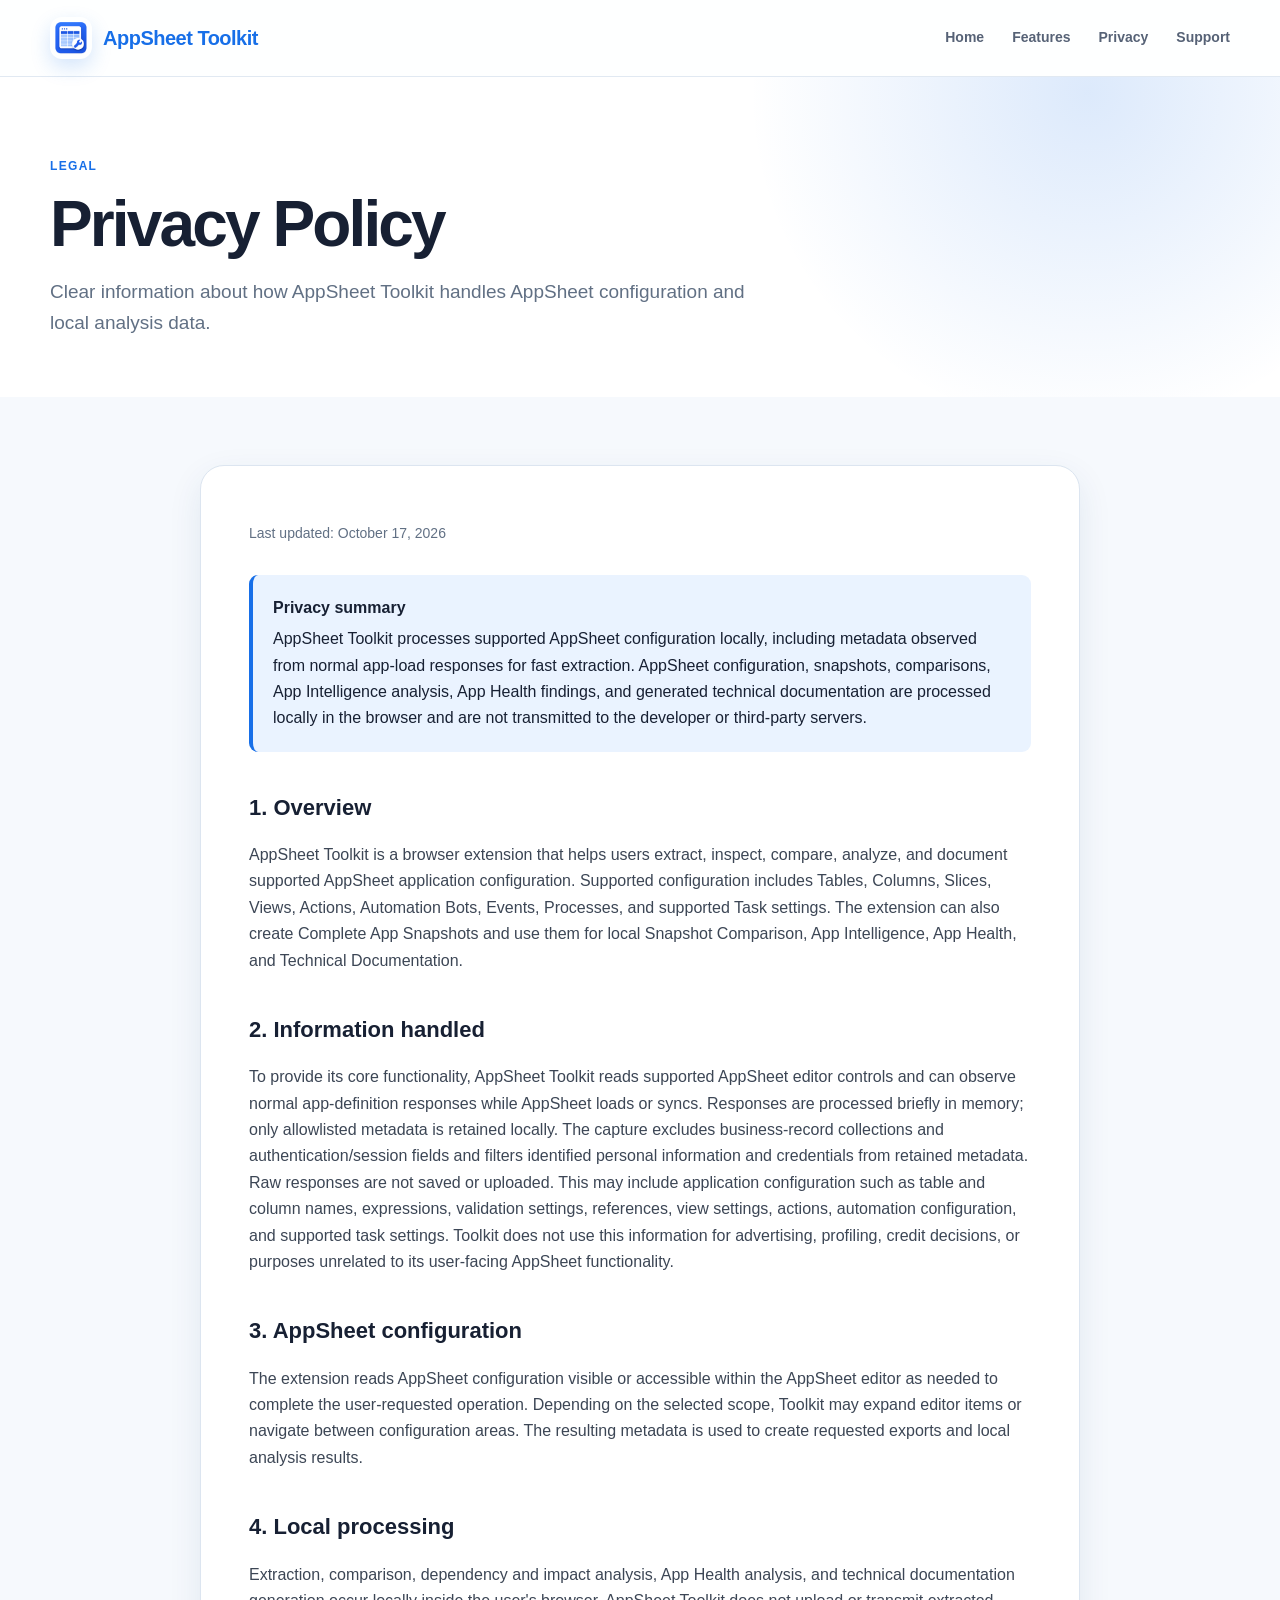
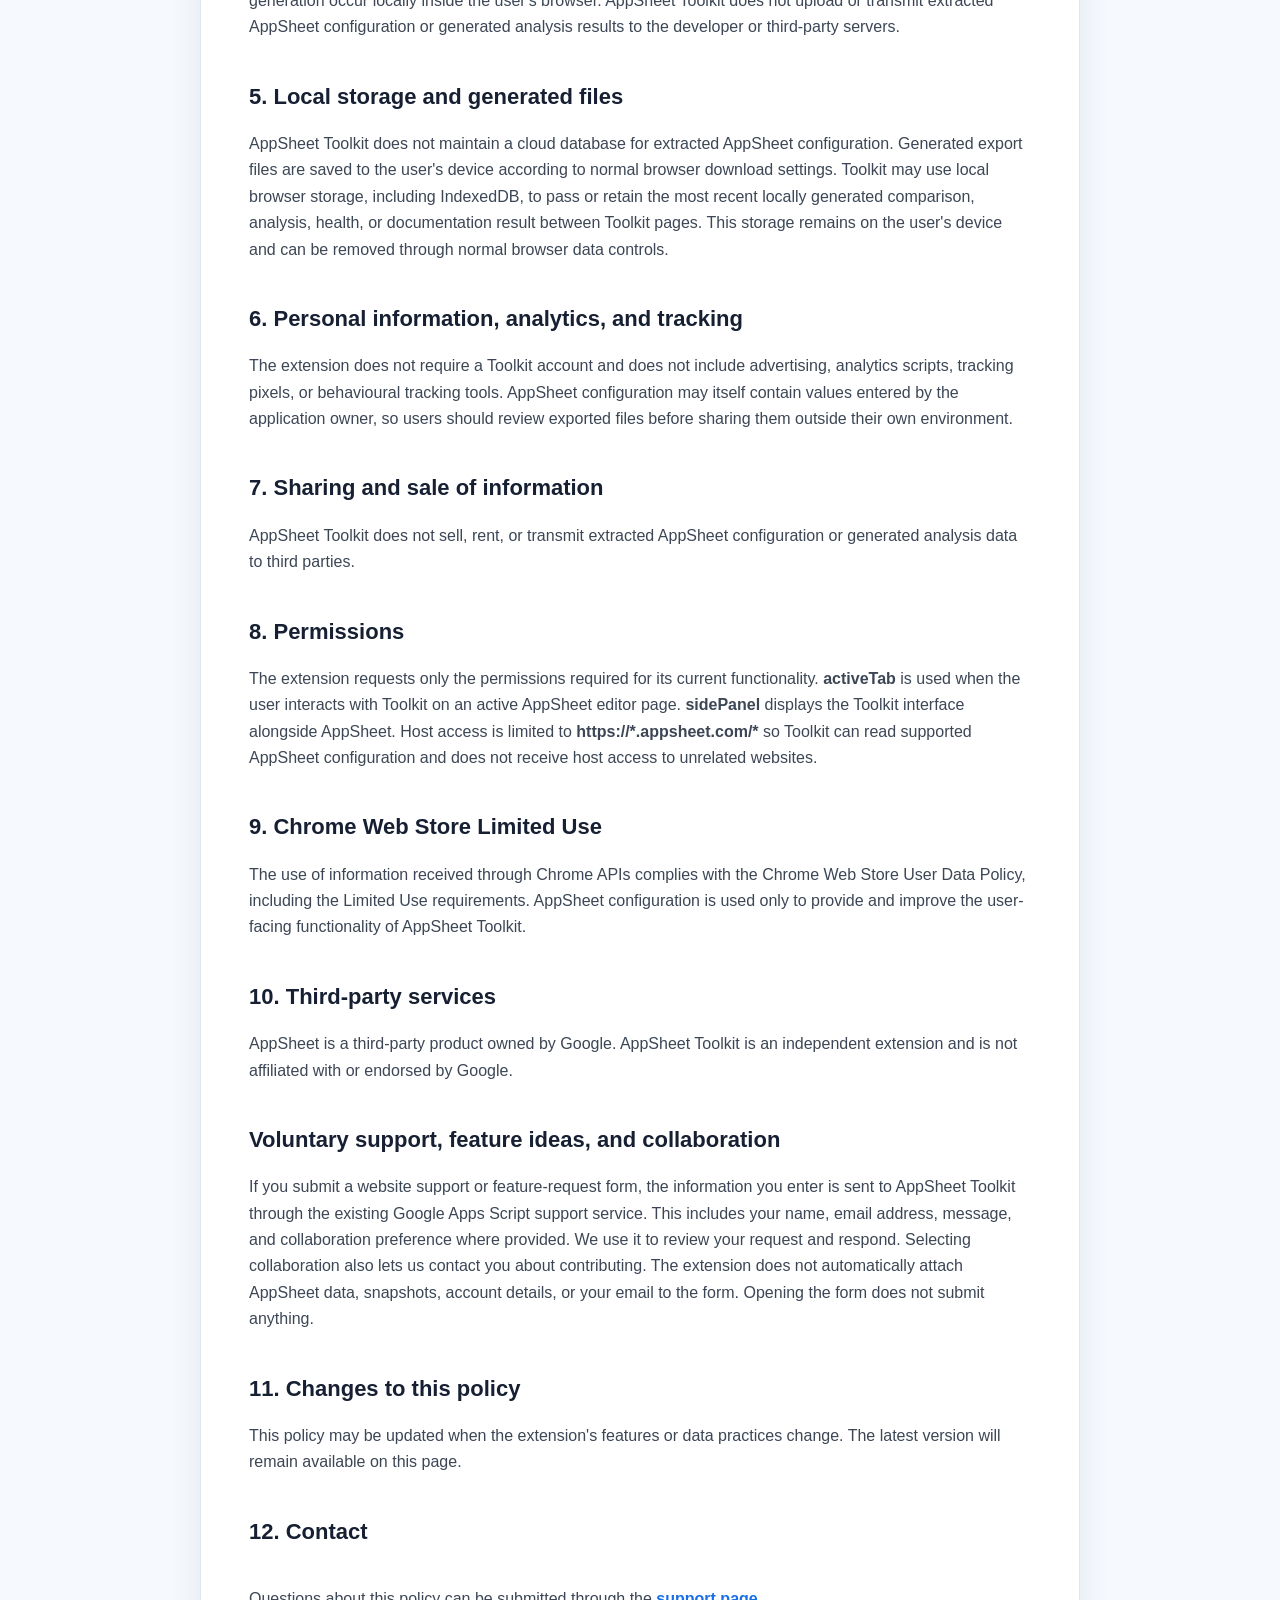
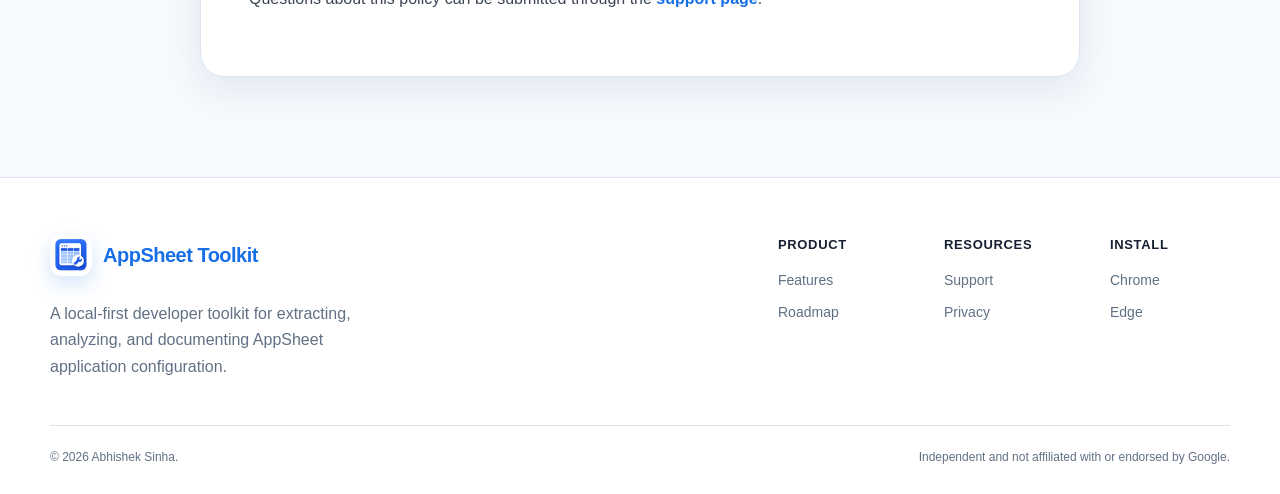
<file: privacy.html>
<!doctype html><html lang="en"><head><meta charset="utf-8"><meta name="viewport" content="width=device-width,initial-scale=1"><meta name="description" content="Privacy Policy for AppSheet Toolkit — AppSheet configuration is processed locally in your browser and is not transmitted to the developer or third-party servers."><meta name="theme-color" content="#0b5ed7"><link rel="icon" href="assets/favicon.png"><link rel="stylesheet" href="styles.css"><script src="script.js" defer></script><title>Privacy Policy — AppSheet Toolkit</title></head><body>
<header class="site-header" data-header><div class="shell nav-wrap"><a class="brand" href="index.html"><img src="assets/appsheet-toolkit-icon.png" alt="" width="42" height="42"><span>AppSheet Toolkit</span></a><button class="menu-button" type="button" aria-expanded="false" aria-controls="site-nav" data-menu-button><span></span><span></span><span></span><span class="sr-only">Open menu</span></button><nav class="site-nav" id="site-nav" data-menu><a href="index.html">Home</a><a href="index.html#features">Features</a><a href="privacy.html">Privacy</a><a href="support.html">Support</a></nav></div></header>
<main><section class="page-hero"><div class="shell"><p class="eyebrow">Legal</p><h1>Privacy Policy</h1><p>Clear information about how AppSheet Toolkit handles AppSheet configuration and local analysis data.</p></div></section><section class="content-page"><div class="legal-card"><p class="updated">Last updated: October 17, 2026</p><div class="legal-summary"><strong>Privacy summary</strong><p>AppSheet Toolkit processes supported AppSheet configuration locally, including metadata observed from normal app-load responses for fast extraction. AppSheet configuration, snapshots, comparisons, App Intelligence analysis, App Health findings, and generated technical documentation are processed locally in the browser and are not transmitted to the developer or third-party servers.</p></div>
<section class="legal-section"><h2>1. Overview</h2><p>AppSheet Toolkit is a browser extension that helps users extract, inspect, compare, analyze, and document supported AppSheet application configuration. Supported configuration includes Tables, Columns, Slices, Views, Actions, Automation Bots, Events, Processes, and supported Task settings. The extension can also create Complete App Snapshots and use them for local Snapshot Comparison, App Intelligence, App Health, and Technical Documentation.</p></section>
<section class="legal-section"><h2>2. Information handled</h2><p>To provide its core functionality, AppSheet Toolkit reads supported AppSheet editor controls and can observe normal app-definition responses while AppSheet loads or syncs. Responses are processed briefly in memory; only allowlisted metadata is retained locally. The capture excludes business-record collections and authentication/session fields and filters identified personal information and credentials from retained metadata. Raw responses are not saved or uploaded. This may include application configuration such as table and column names, expressions, validation settings, references, view settings, actions, automation configuration, and supported task settings. Toolkit does not use this information for advertising, profiling, credit decisions, or purposes unrelated to its user-facing AppSheet functionality.</p></section>
<section class="legal-section"><h2>3. AppSheet configuration</h2><p>The extension reads AppSheet configuration visible or accessible within the AppSheet editor as needed to complete the user-requested operation. Depending on the selected scope, Toolkit may expand editor items or navigate between configuration areas. The resulting metadata is used to create requested exports and local analysis results.</p></section>
<section class="legal-section"><h2>4. Local processing</h2><p>Extraction, comparison, dependency and impact analysis, App Health analysis, and technical documentation generation occur locally inside the user's browser. AppSheet Toolkit does not upload or transmit extracted AppSheet configuration or generated analysis results to the developer or third-party servers.</p></section>
<section class="legal-section"><h2>5. Local storage and generated files</h2><p>AppSheet Toolkit does not maintain a cloud database for extracted AppSheet configuration. Generated export files are saved to the user's device according to normal browser download settings. Toolkit may use local browser storage, including IndexedDB, to pass or retain the most recent locally generated comparison, analysis, health, or documentation result between Toolkit pages. This storage remains on the user's device and can be removed through normal browser data controls.</p></section>
<section class="legal-section"><h2>6. Personal information, analytics, and tracking</h2><p>The extension does not require a Toolkit account and does not include advertising, analytics scripts, tracking pixels, or behavioural tracking tools. AppSheet configuration may itself contain values entered by the application owner, so users should review exported files before sharing them outside their own environment.</p></section>
<section class="legal-section"><h2>7. Sharing and sale of information</h2><p>AppSheet Toolkit does not sell, rent, or transmit extracted AppSheet configuration or generated analysis data to third parties.</p></section>
<section class="legal-section"><h2>8. Permissions</h2><p>The extension requests only the permissions required for its current functionality. <strong>activeTab</strong> is used when the user interacts with Toolkit on an active AppSheet editor page. <strong>sidePanel</strong> displays the Toolkit interface alongside AppSheet. Host access is limited to <strong>https://*.appsheet.com/*</strong> so Toolkit can read supported AppSheet configuration and does not receive host access to unrelated websites.</p></section>
<section class="legal-section"><h2>9. Chrome Web Store Limited Use</h2><p>The use of information received through Chrome APIs complies with the Chrome Web Store User Data Policy, including the Limited Use requirements. AppSheet configuration is used only to provide and improve the user-facing functionality of AppSheet Toolkit.</p></section>
<section class="legal-section"><h2>10. Third-party services</h2><p>AppSheet is a third-party product owned by Google. AppSheet Toolkit is an independent extension and is not affiliated with or endorsed by Google.</p></section>
<section class="legal-section" id="voluntary-feedback"><h2>Voluntary support, feature ideas, and collaboration</h2><p>If you submit a website support or feature-request form, the information you enter is sent to AppSheet Toolkit through the existing Google Apps Script support service. This includes your name, email address, message, and collaboration preference where provided. We use it to review your request and respond. Selecting collaboration also lets us contact you about contributing. The extension does not automatically attach AppSheet data, snapshots, account details, or your email to the form. Opening the form does not submit anything.</p></section><section class="legal-section"><h2>11. Changes to this policy</h2><p>This policy may be updated when the extension's features or data practices change. The latest version will remain available on this page.</p></section>
<section class="legal-section"><h2>12. Contact</h2><p>Questions about this policy can be submitted through the <a class="text-link" href="support.html">support page</a>.</p></section></div></section></main>
<footer class="footer"><div class="shell footer-main"><div class="footer-brand"><a class="brand" href="index.html"><img src="assets/appsheet-toolkit-icon.png" alt="" width="42" height="42"><span>AppSheet Toolkit</span></a><p>A local-first developer toolkit for extracting, analyzing, and documenting AppSheet application configuration.</p></div><div class="footer-links"><div><strong>Product</strong><a href="index.html#features">Features</a><a href="index.html#roadmap">Roadmap</a></div><div><strong>Resources</strong><a href="support.html">Support</a><a href="privacy.html">Privacy</a></div><div><strong>Install</strong><a href="https://chromewebstore.google.com/detail/appsheet-toolkit/mdbiahphbngmmjmggekiccggefpjablj?utm_source=item-share-cb" target="_blank" rel="noopener noreferrer">Chrome</a><a href="https://microsoftedge.microsoft.com/addons/search/AppSheet%20Toolkit" target="_blank" rel="noopener noreferrer">Edge</a></div></div></div><div class="shell footer-bottom"><p>© 2026 Abhishek Sinha.</p><p>Independent and not affiliated with or endorsed by Google.</p></div></footer></body></html>
</file>
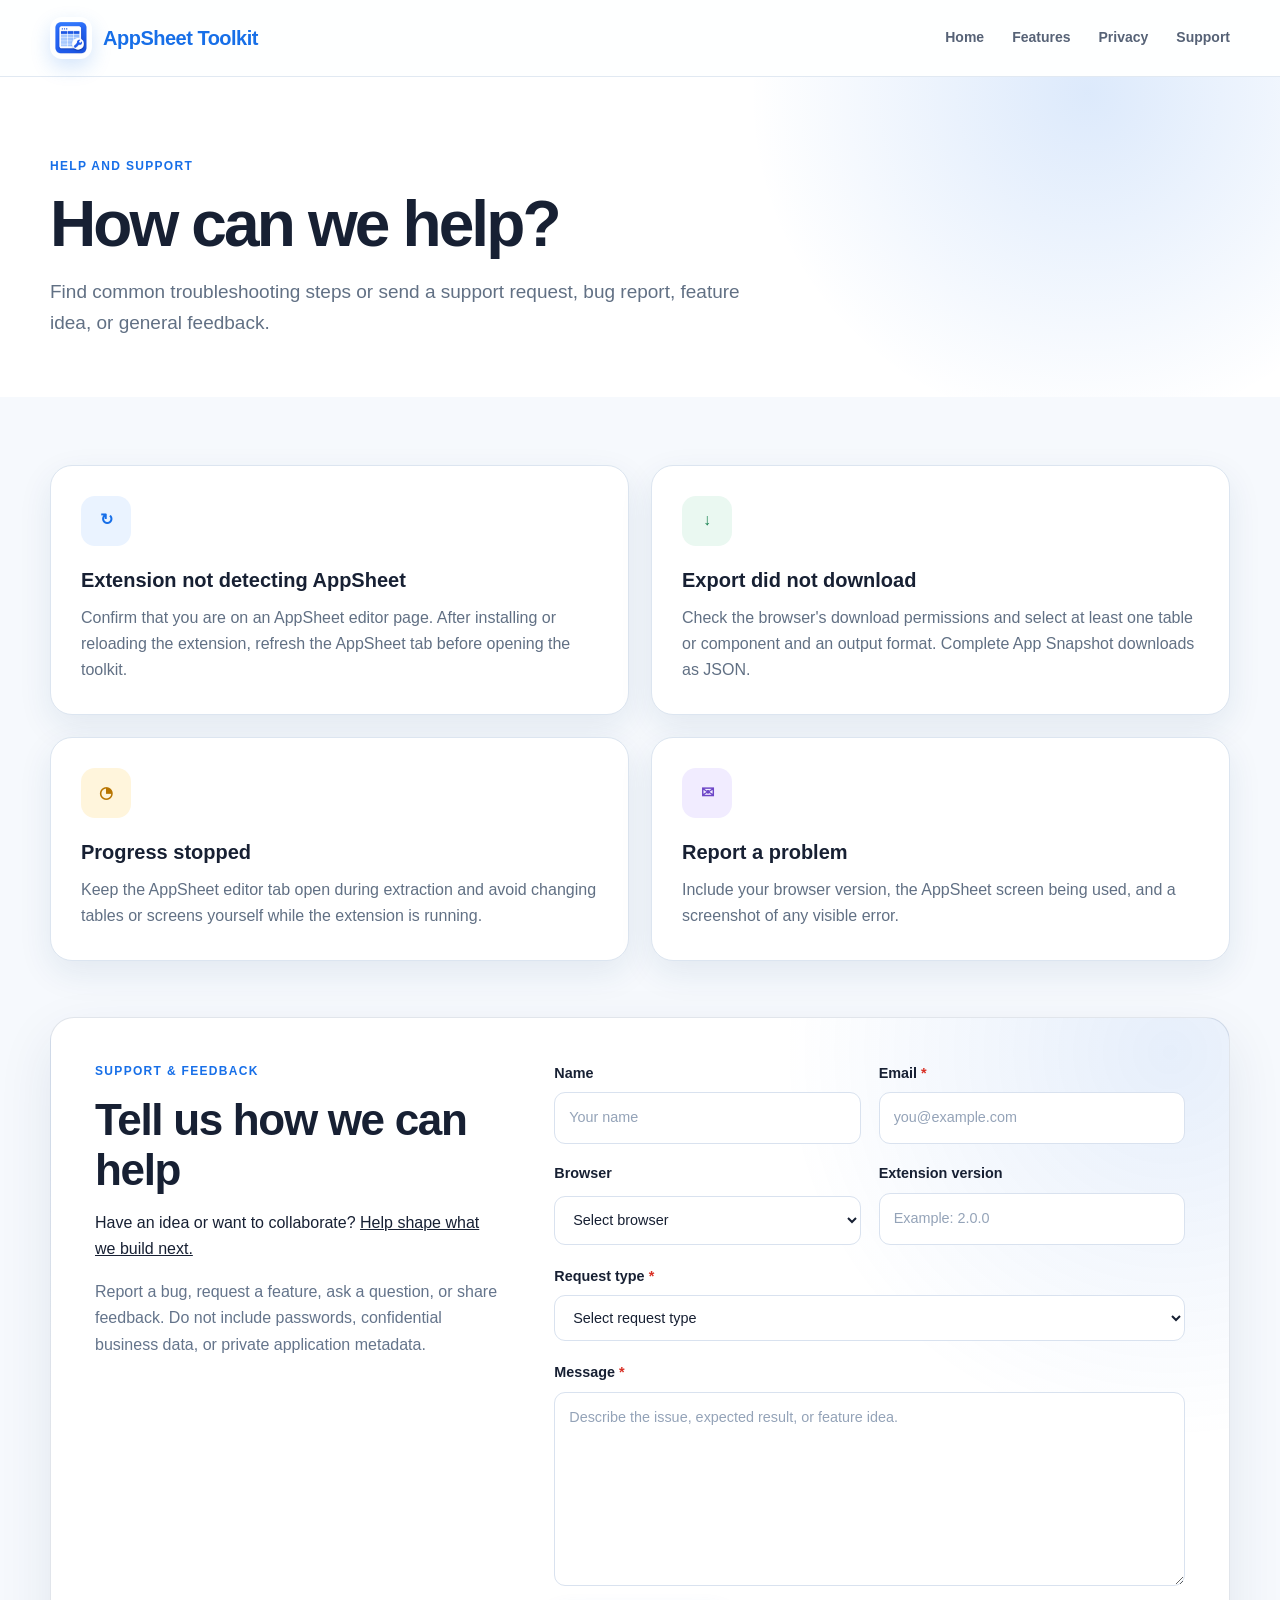
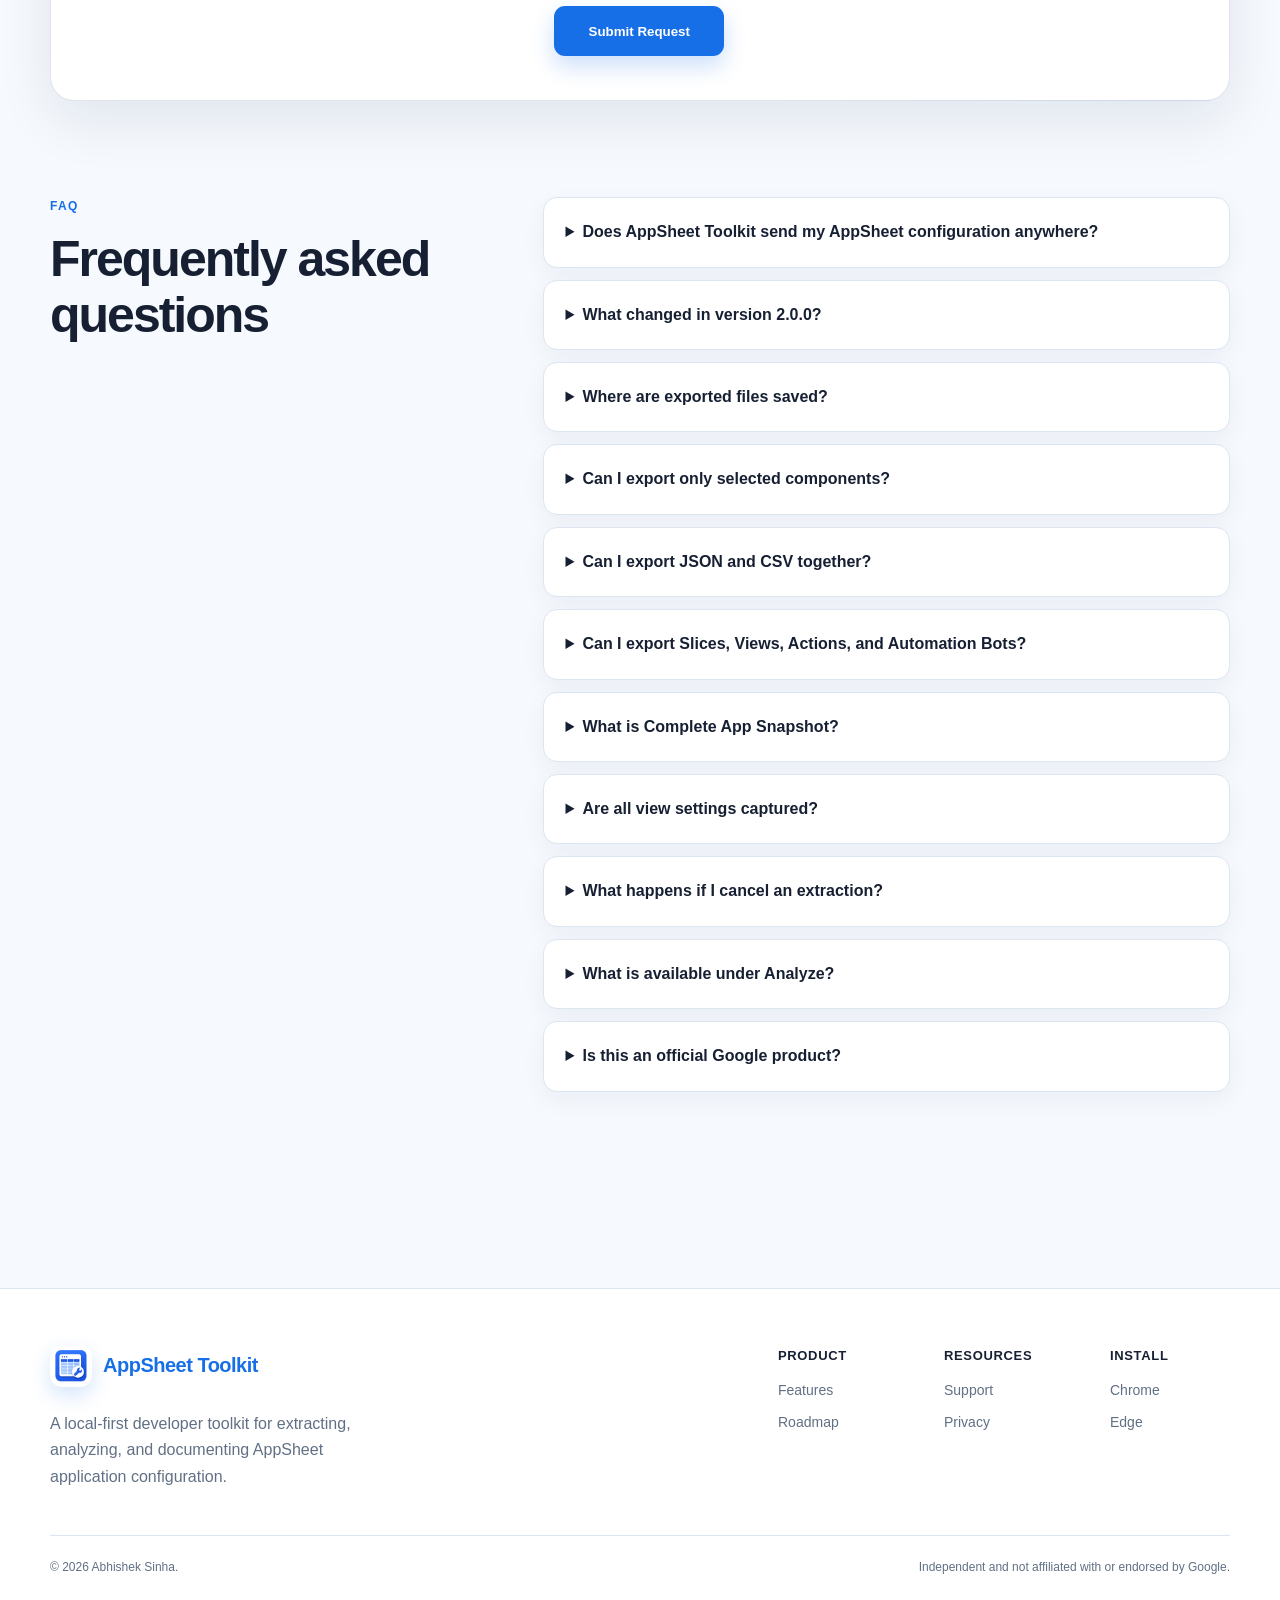
<file: support.html>
<!doctype html><html lang="en"><head><meta charset="utf-8"><meta name="viewport" content="width=device-width,initial-scale=1"><meta name="description" content="Support and feedback for AppSheet Toolkit."><meta name="theme-color" content="#0b5ed7"><link rel="icon" href="assets/favicon.png"><link rel="stylesheet" href="styles.css"><script src="script.js" defer></script><title>Support & Feedback — AppSheet Toolkit</title>
<style>
.support-form-section{display:grid;grid-template-columns:minmax(0,.78fr) minmax(0,1.22fr);gap:56px;align-items:start;margin-top:56px;padding:44px;border:1px solid rgba(15,46,92,.12);border-radius:24px;background:radial-gradient(circle at 95% 5%,rgba(11,94,215,.10),transparent 30%),#fff;box-shadow:0 20px 55px rgba(15,46,92,.09)}
.support-form-intro h2{margin:0;font-size:clamp(2rem,4vw,2.75rem);line-height:1.12;letter-spacing:-.03em}
.support-form-intro p:last-child{margin:16px 0 0;color:#64748b}
.support-form{display:grid;gap:20px}
.support-form-grid{display:grid;grid-template-columns:repeat(2,minmax(0,1fr));gap:18px}
.support-form label{display:grid;gap:7px;color:#172033;font-size:.9rem;font-weight:700}
.support-form label strong{color:#d93025}
.support-form input,.support-form select,.support-form textarea{width:100%;padding:13px 14px;border:1px solid #d9e2ef;border-radius:11px;background:#fff;color:#172033;font:inherit;font-weight:400;outline:none;transition:border-color .18s ease,box-shadow .18s ease,background .18s ease}
.support-form input::placeholder,.support-form textarea::placeholder{color:#94a3b8}
.support-form input:focus,.support-form select:focus,.support-form textarea:focus{border-color:#0b5ed7;box-shadow:0 0 0 4px rgba(11,94,215,.12);background:#fbfdff}
.support-form textarea{min-height:150px;resize:vertical}
.support-form-footer{display:flex;align-items:center;gap:18px}
.support-form-footer button{min-width:170px}
.support-form-footer button:disabled{cursor:not-allowed;opacity:.65}
.support-form-status{margin:0;font-size:.9rem;font-weight:700}
.support-form-status.success{color:#188038}
.support-form-status.error{color:#d93025}
@media (max-width:900px){.support-form-section{grid-template-columns:1fr;gap:34px}}
@media (max-width:640px){.support-form-section{margin-top:40px;padding:26px 20px}.support-form-grid{grid-template-columns:1fr}.support-form-footer{align-items:stretch;flex-direction:column}.support-form-footer button{width:100%}}
</style>
</head><body>
<header class="site-header" data-header><div class="shell nav-wrap"><a class="brand" href="index.html"><img src="assets/appsheet-toolkit-icon.png" alt="" width="42" height="42"><span>AppSheet Toolkit</span></a><button class="menu-button" type="button" aria-expanded="false" aria-controls="site-nav" data-menu-button><span></span><span></span><span></span><span class="sr-only">Open menu</span></button><nav class="site-nav" id="site-nav" data-menu><a href="index.html">Home</a><a href="index.html#features">Features</a><a href="privacy.html">Privacy</a><a href="support.html">Support</a></nav></div></header>
<main><section class="page-hero"><div class="shell"><p class="eyebrow">Help and support</p><h1>How can we help?</h1><p>Find common troubleshooting steps or send a support request, bug report, feature idea, or general feedback.</p></div></section>
<section class="content-page"><div class="shell"><div class="support-grid"><article class="support-card reveal"><div class="feature-icon">↻</div><h2>Extension not detecting AppSheet</h2><p>Confirm that you are on an AppSheet editor page. After installing or reloading the extension, refresh the AppSheet tab before opening the toolkit.</p></article><article class="support-card reveal"><div class="feature-icon green">↓</div><h2>Export did not download</h2><p>Check the browser's download permissions and select at least one table or component and an output format. Complete App Snapshot downloads as JSON.</p></article><article class="support-card reveal"><div class="feature-icon amber">◔</div><h2>Progress stopped</h2><p>Keep the AppSheet editor tab open during extraction and avoid changing tables or screens yourself while the extension is running.</p></article><article class="support-card reveal"><div class="feature-icon violet">✉</div><h2>Report a problem</h2><p>Include your browser version, the AppSheet screen being used, and a screenshot of any visible error.</p></article></div>

<div class="support-form-section reveal">
  <div class="support-form-intro">
    <p class="eyebrow">Support &amp; Feedback</p>
    <h2>Tell us how we can help</h2>
    <p>Have an idea or want to collaborate? <a href="feature-request.html">Help shape what we build next.</a></p>
    <p>Report a bug, request a feature, ask a question, or share feedback. Do not include passwords, confidential business data, or private application metadata.</p>
  </div>

  <form id="supportForm" class="support-form" novalidate>
    <div class="support-form-grid">
      <label><span>Name</span><input type="text" id="name" name="name" maxlength="100" autocomplete="name" placeholder="Your name"></label>
      <label><span>Email <strong>*</strong></span><input type="email" id="email" name="email" maxlength="150" autocomplete="email" placeholder="you@example.com" required></label>
      <label><span>Browser</span><select id="browser" name="browser"><option value="">Select browser</option><option value="Google Chrome">Google Chrome</option><option value="Microsoft Edge">Microsoft Edge</option><option value="Brave">Brave</option><option value="Other">Other</option></select></label>
      <label><span>Extension version</span><input type="text" id="extensionVersion" name="extensionVersion" maxlength="30" placeholder="Example: 2.0.0"></label>
    </div>

    <label><span>Request type <strong>*</strong></span><select id="requestType" name="requestType" required><option value="">Select request type</option><option value="Bug Report">Bug Report</option><option value="Feature Request">Feature Request</option><option value="Question">Question</option><option value="General Feedback">General Feedback</option></select></label>

    <label><span>Message <strong>*</strong></span><textarea id="message" name="message" rows="7" maxlength="3000" required placeholder="Describe the issue, expected result, or feature idea."></textarea></label>

    <div class="support-form-footer">
      <button type="submit" id="submitButton" class="button button-primary">Submit Request</button>
      <p id="formStatus" class="support-form-status" role="status" aria-live="polite"></p>
    </div>
  </form>
</div>

<div class="faq-layout section"><div class="section-heading reveal"><p class="eyebrow">FAQ</p><h2>Frequently asked questions</h2></div><div class="faq-list"><details class="reveal"><summary>Does AppSheet Toolkit send my AppSheet configuration anywhere?</summary><p>No. AppSheet configuration and analysis results are processed locally in your browser and are not transmitted to the developer or third-party servers.</p></details><details class="reveal"><summary>What changed in version 2.0.0?</summary><p>Faster metadata extraction reduces the need to open every column in the editor. Existing export formats and analysis tools remain available. Reload the AppSheet editor tab once after updating Toolkit.</p></details><details class="reveal"><summary>Where are exported files saved?</summary><p>Files are saved according to your browser's normal download settings.</p></details><details class="reveal"><summary>Can I export only selected components?</summary><p>Yes. Select the Tables and other supported components you need, or use Complete App Snapshot when you want the full supported application structure in one JSON file.</p></details><details class="reveal"><summary>Can I export JSON and CSV together?</summary><p>Yes for regular component exports. Complete App Snapshot is generated as one structured JSON file.</p></details><details class="reveal"><summary>Can I export Slices, Views, Actions, and Automation Bots?</summary><p>Yes. Toolkit supports Tables and Columns, Slices, Views, Actions, and Automation Bots, including supported Events, Processes, and Tasks.</p></details><details class="reveal"><summary>What is Complete App Snapshot?</summary><p>It captures supported Tables, Columns, Slices, Views, Actions, and Automation configuration in one structured JSON file. The snapshot is also the input for Snapshot Comparison, App Intelligence, App Health, and Technical Documentation.</p></details><details class="reveal"><summary>Are all view settings captured?</summary><p>Most view settings are captured in full. A few list-style settings such as sort order, grouping, and column order may come back empty for some view types. These are left blank rather than guessed at, so you can spot them.</p></details><details class="reveal"><summary>What happens if I cancel an extraction?</summary><p>No files are written. Exports are only generated once a full run finishes, so a cancelled run never leaves a partial file behind.</p></details><details class="reveal"><summary>What is available under Analyze?</summary><p>Snapshot Comparison, App Intelligence, App Health, and Technical Documentation. These tools work from Complete App Snapshot files and process the analysis locally in your browser.</p></details><details class="reveal"><summary>Is this an official Google product?</summary><p>No. AppSheet Toolkit is an independent third-party extension and is not affiliated with or endorsed by Google.</p></details></div></div></div></section></main>
<footer class="footer"><div class="shell footer-main"><div class="footer-brand"><a class="brand" href="index.html"><img src="assets/appsheet-toolkit-icon.png" alt="" width="42" height="42"><span>AppSheet Toolkit</span></a><p>A local-first developer toolkit for extracting, analyzing, and documenting AppSheet application configuration.</p></div><div class="footer-links"><div><strong>Product</strong><a href="index.html#features">Features</a><a href="index.html#roadmap">Roadmap</a></div><div><strong>Resources</strong><a href="support.html">Support</a><a href="privacy.html">Privacy</a></div><div><strong>Install</strong><a href="https://chromewebstore.google.com/detail/appsheet-toolkit/mdbiahphbngmmjmggekiccggefpjablj?utm_source=item-share-cb" target="_blank" rel="noopener noreferrer">Chrome</a><a href="https://microsoftedge.microsoft.com/addons/search/AppSheet%20Toolkit" target="_blank" rel="noopener noreferrer">Edge</a></div></div></div><div class="shell footer-bottom"><p>© 2026 Abhishek Sinha.</p><p>Independent and not affiliated with or endorsed by Google.</p></div></footer>
<script>
(() => {
  const SUPPORT_API_URL = "https://script.google.com/macros/s/AKfycbxqVL1KfVZTbfGHdUpxW7a05rPg8tgUGQpA75XaWvpBqnHYHaL1VWWXt0Vd_79C3IjP/exec";
  const form = document.getElementById("supportForm");
  const submitButton = document.getElementById("submitButton");
  const formStatus = document.getElementById("formStatus");
  if (!form || !submitButton || !formStatus) return;

  form.addEventListener("submit", async (event) => {
    event.preventDefault();
    if (!form.checkValidity()) {
      form.reportValidity();
      return;
    }

    submitButton.disabled = true;
    submitButton.textContent = "Submitting...";
    formStatus.className = "support-form-status";
    formStatus.textContent = "";

    const payload = {
      name: document.getElementById("name").value.trim(),
      email: document.getElementById("email").value.trim(),
      browser: document.getElementById("browser").value,
      extensionVersion: document.getElementById("extensionVersion").value.trim(),
      requestType: document.getElementById("requestType").value,
      message: document.getElementById("message").value.trim()
    };

    try {
      const response = await fetch(SUPPORT_API_URL, {
        method: "POST",
        headers: {"Content-Type": "text/plain;charset=utf-8"},
        body: JSON.stringify(payload)
      });

      const result = await response.json();
      if (!response.ok || !result.success) {
        throw new Error(result.message || "Unable to submit the request.");
      }

      formStatus.className = "support-form-status success";
      formStatus.textContent = `Submitted successfully. Ticket ID: ${result.ticketId}`;
      form.reset();
    } catch (error) {
      console.error("Support form submission failed:", error);
      formStatus.className = "support-form-status error";
      formStatus.textContent = "Submission failed. Please try again in a moment.";
    } finally {
      submitButton.disabled = false;
      submitButton.textContent = "Submit Request";
    }
  });
})();
</script>
</body></html>
</file>
<file: styles.css>
/* AppSheet Toolkit — production landing page */
:root{
  --blue:#176fe8;--blue-dark:#0b4fae;--blue-soft:#eaf3ff;--navy:#102a56;
  --ink:#172033;--muted:#617084;--line:#dce5f0;--surface:#fff;--bg:#f6f9fd;
  --green:#1b9b61;--shadow:0 24px 70px rgba(26,62,112,.14);--shadow-sm:0 12px 34px rgba(26,62,112,.09);
  --radius:22px;--shell:1180px;
}
*{box-sizing:border-box}html{scroll-behavior:smooth}body{margin:0;background:var(--bg);color:var(--ink);font-family:Inter,ui-sans-serif,-apple-system,BlinkMacSystemFont,"Segoe UI",Roboto,Arial,sans-serif;font-size:16px;line-height:1.65;-webkit-font-smoothing:antialiased}img{max-width:100%;height:auto}a{color:inherit}.shell{width:min(calc(100% - 40px),var(--shell));margin-inline:auto}.skip-link{position:fixed;left:16px;top:-80px;z-index:999;padding:10px 14px;background:#111;color:#fff;border-radius:8px}.skip-link:focus{top:16px}.sr-only{position:absolute;width:1px;height:1px;padding:0;margin:-1px;overflow:hidden;clip:rect(0,0,0,0);white-space:nowrap;border:0}
.site-header{position:sticky;top:0;z-index:100;border-bottom:1px solid rgba(220,229,240,.85);background:rgba(255,255,255,.88);backdrop-filter:blur(18px);transition:box-shadow .2s ease}.site-header.scrolled{box-shadow:0 8px 24px rgba(25,55,95,.08)}.nav-wrap{min-height:76px;display:flex;align-items:center;justify-content:space-between;gap:32px}.brand{display:inline-flex;align-items:center;gap:11px;color:var(--blue);font-size:20px;font-weight:800;letter-spacing:-.025em;text-decoration:none}.brand img{width:42px;height:42px;border-radius:12px;box-shadow:0 8px 20px rgba(23,111,232,.18)}.site-nav{display:flex;align-items:center;gap:28px}.site-nav a{color:#566276;font-size:14px;font-weight:700;text-decoration:none}.site-nav a:hover{color:var(--blue)}.menu-button{display:none;width:44px;height:44px;border:1px solid var(--line);border-radius:12px;background:#fff;padding:10px}.menu-button span:not(.sr-only){display:block;height:2px;margin:5px 0;border-radius:2px;background:var(--ink)}
.hero{position:relative;overflow:hidden;padding:102px 0 88px;background:linear-gradient(180deg,#fff 0%,#f4f8ff 68%,#edf4ff 100%)}.hero-grid-bg{position:absolute;inset:0;opacity:.35;background-image:linear-gradient(rgba(23,111,232,.07) 1px,transparent 1px),linear-gradient(90deg,rgba(23,111,232,.07) 1px,transparent 1px);background-size:38px 38px;mask-image:linear-gradient(to bottom,#000,transparent 80%)}.hero-orb{position:absolute;border-radius:50%;filter:blur(8px);pointer-events:none}.hero-orb-a{width:560px;height:560px;right:-160px;top:-220px;background:radial-gradient(circle,rgba(23,111,232,.24),transparent 68%)}.hero-orb-b{width:420px;height:420px;left:-230px;bottom:-260px;background:radial-gradient(circle,rgba(59,195,255,.18),transparent 68%)}.hero-layout{position:relative;z-index:1;display:grid;grid-template-columns:minmax(0,.92fr) minmax(460px,1.08fr);align-items:center;gap:58px}.availability{width:max-content;max-width:100%;display:flex;align-items:center;gap:9px;margin-bottom:22px;padding:8px 13px;border:1px solid #cfe1fb;border-radius:999px;background:rgba(255,255,255,.82);color:#31547d;font-size:13px;font-weight:750;box-shadow:0 8px 24px rgba(20,43,78,.06)}.availability span{width:8px;height:8px;border-radius:50%;background:#28a76c;box-shadow:0 0 0 5px rgba(40,167,108,.12)}.eyebrow{margin:0 0 14px;color:var(--blue);font-size:12px;font-weight:850;letter-spacing:.11em;text-transform:uppercase}.eyebrow.light{color:#9fd1ff}.hero h1{max-width:690px;margin:0;font-size:clamp(48px,6.2vw,76px);line-height:1.01;letter-spacing:-.058em}.hero h1 em{display:block;color:var(--blue);font-style:normal}.lead{max-width:690px;margin:27px 0 0;color:var(--muted);font-size:20px;line-height:1.72}.store-buttons{display:flex;flex-wrap:wrap;gap:14px;margin-top:33px}.store-button{min-height:68px;display:grid;grid-template-columns:42px 1fr auto;align-items:center;gap:13px;padding:10px 16px;border:1px solid var(--line);border-radius:14px;background:#fff;text-decoration:none;box-shadow:var(--shadow-sm);transition:transform .2s ease,border-color .2s ease,box-shadow .2s ease}.store-button:hover{transform:translateY(-3px);border-color:#b9d1f4;box-shadow:0 20px 45px rgba(26,62,112,.15)}.store-button img{width:42px;height:42px;object-fit:contain}.store-button strong,.store-button small{display:block}.store-button strong{font-size:15px;line-height:1.2}.store-button small{margin-top:3px;color:var(--muted);font-size:11px}.store-button b{color:#9aa9bc;font-size:16px}.compatibility{margin:18px 0 0;color:#43536a;font-size:14px;font-weight:650}.trust-list{display:flex;flex-wrap:wrap;gap:18px;margin-top:18px;color:var(--muted);font-size:13px;font-weight:650}.hero-product{position:relative;min-width:0}.browser-frame{overflow:hidden;border:1px solid #cfdaea;border-radius:22px;background:#fff;box-shadow:0 34px 90px rgba(30,64,112,.19);transform:perspective(1200px) rotateY(-1.8deg) rotateX(.8deg)}.browser-toolbar{height:42px;display:flex;align-items:center;gap:7px;padding:0 14px;border-bottom:1px solid #e6ecf3;background:#f8fafc}.browser-dot{width:10px;height:10px;border-radius:50%}.browser-dot.red{background:#ff6961}.browser-dot.yellow{background:#ffcc5c}.browser-dot.green{background:#58c777}.browser-address{max-width:70%;margin-left:10px;padding:5px 14px;border:1px solid #e2e8f0;border-radius:999px;background:#fff;color:#7b8798;font-size:11px;white-space:nowrap;overflow:hidden;text-overflow:ellipsis}.browser-frame>img{display:block;width:100%;aspect-ratio:1.65/1;object-fit:cover;object-position:62% center}.output-chip{position:absolute;display:flex;align-items:center;gap:10px;min-width:190px;padding:12px 14px;border:1px solid #d4e1f2;border-radius:14px;background:rgba(255,255,255,.96);box-shadow:0 18px 48px rgba(20,43,78,.16);animation:float 5s ease-in-out infinite}.output-chip>span{width:36px;height:36px;display:grid;place-items:center;border-radius:10px;background:var(--blue-soft);color:var(--blue);font-weight:850}.output-chip strong,.output-chip small{display:block}.output-chip strong{font-size:13px}.output-chip small{color:var(--muted);font-size:11px}.output-chip-json{left:-28px;top:75px}.output-chip-csv{right:-18px;bottom:58px;animation-delay:1s}.output-chip-csv>span{background:#eaf8f1;color:#16814f;font-size:19px}@keyframes float{0%,100%{transform:translateY(0)}50%{transform:translateY(-8px)}}
.outcome-bar{position:relative;z-index:3;border-top:1px solid #dce7f7;border-bottom:1px solid #dce7f7;background:#fff}.outcome-grid{display:grid;grid-template-columns:repeat(4,1fr)}.outcome-grid>div{padding:27px 24px;border-right:1px solid var(--line)}.outcome-grid>div:last-child{border-right:0}.outcome-grid strong,.outcome-grid span{display:block}.outcome-grid strong{color:var(--navy);font-size:18px}.outcome-grid span{margin-top:3px;color:var(--muted);font-size:13px}.section{padding:96px 0}.section-heading{max-width:720px;margin-bottom:44px}.section-heading.centered{margin-right:auto;margin-left:auto;text-align:center}.section-heading h2,.showcase-heading h2,.roadmap-copy h2,.founder-card h2,.privacy-card h2,.faq-layout h2{margin:0;font-size:clamp(34px,4.5vw,50px);line-height:1.12;letter-spacing:-.04em}.section-heading>p:last-child,.showcase-heading>p,.roadmap-copy>p,.founder-card>div>p:last-child,.privacy-card>div>p:last-child,.faq-layout .section-heading>p:last-child{margin:16px 0 0;color:var(--muted);font-size:18px}.feature-grid{display:grid;grid-template-columns:repeat(3,1fr);gap:22px}.feature-card{position:relative;overflow:hidden;padding:30px;border:1px solid var(--line);border-radius:var(--radius);background:#fff;box-shadow:var(--shadow-sm);transition:transform .2s ease,box-shadow .2s ease,border-color .2s ease}.feature-card:before{content:"";position:absolute;inset:0 0 auto;height:3px;background:linear-gradient(90deg,var(--blue),#66c7ff);opacity:0;transition:opacity .2s}.feature-card:hover{transform:translateY(-5px);border-color:#c6d9f5;box-shadow:0 22px 48px rgba(26,62,112,.13)}.feature-card:hover:before{opacity:1}.feature-icon{width:50px;height:50px;display:grid;place-items:center;border-radius:14px;background:#eaf3ff;color:var(--blue);font-size:16px;font-weight:850}.feature-icon.green{background:#eaf8f1;color:#16814f}.feature-icon.violet{background:#f1ecff;color:#6d46c7}.feature-icon.amber{background:#fff5dc;color:#b87500}.feature-icon.rose{background:#fff0f2;color:#c53b4b}.feature-icon.teal{background:#e8f8f8;color:#118181}.feature-card h3{margin:20px 0 8px;font-size:19px;letter-spacing:-.015em}.feature-card p{margin:0;color:var(--muted)}.dark-section{background:linear-gradient(145deg,#0b2d63,#0e4f9f 62%,#1477d4);color:#fff}.usecase-layout{display:grid;grid-template-columns:.85fr 1.15fr;gap:80px;align-items:start}.dark-section .section-heading>p:last-child{color:rgba(255,255,255,.72)}.usecase-list{display:grid;gap:14px}.usecase-list article{display:grid;grid-template-columns:54px 1fr;gap:18px;padding:22px;border:1px solid rgba(255,255,255,.15);border-radius:16px;background:rgba(255,255,255,.075);backdrop-filter:blur(8px)}.usecase-list article>span{width:44px;height:44px;display:grid;place-items:center;border-radius:12px;background:rgba(255,255,255,.12);color:#a4d5ff;font-size:13px;font-weight:850}.usecase-list h3{margin:0;font-size:18px}.usecase-list p{margin:5px 0 0;color:rgba(255,255,255,.72);font-size:14px}.step-grid{display:grid;grid-template-columns:repeat(4,1fr);gap:20px}.step-card{position:relative;padding:28px;border:1px solid var(--line);border-radius:var(--radius);background:#fff;box-shadow:var(--shadow-sm)}.step-card>span{width:42px;height:42px;display:grid;place-items:center;border-radius:50%;background:linear-gradient(145deg,#2d83f3,#0b56c7);color:#fff;font-weight:850;box-shadow:0 9px 20px rgba(23,111,232,.22)}.step-card:not(:last-child):after{content:"→";position:absolute;top:37px;right:-17px;z-index:2;color:#a9bfdc;font-size:22px;font-weight:750}.step-card h3{margin:20px 0 8px;font-size:19px}.step-card p{margin:0;color:var(--muted)}.product-showcase{padding-top:28px;background:#fff}.showcase-heading{display:flex;align-items:end;justify-content:space-between;gap:56px;margin-bottom:34px}.showcase-heading>div{max-width:650px}.showcase-heading>p{max-width:450px}.showcase-frame{overflow:hidden;margin:0;border:1px solid #d5e0ef;border-radius:24px;background:#eef4fb;box-shadow:0 35px 90px rgba(26,62,112,.16)}.showcase-topbar{height:46px;display:flex;align-items:center;gap:7px;padding:0 16px;border-bottom:1px solid #e0e7ef;background:#f8fafc}.showcase-topbar span{width:10px;height:10px;border-radius:50%;background:#c9d2dd}.showcase-topbar span:first-child{background:#ff6961}.showcase-topbar span:nth-child(2){background:#ffcc5c}.showcase-topbar span:nth-child(3){background:#58c777}.showcase-topbar b{margin-left:10px;color:#718096;font-size:12px}.showcase-frame img{display:block;width:100%}.founder-section{padding-top:34px}.founder-card{display:grid;grid-template-columns:116px 1fr;gap:34px;align-items:center;padding:42px;border:1px solid #d3e2f6;border-radius:26px;background:radial-gradient(circle at 95% 5%,rgba(23,111,232,.14),transparent 32%),#fff;box-shadow:var(--shadow-sm)}.founder-card>img{border-radius:28px;box-shadow:0 16px 38px rgba(23,111,232,.18)}.roadmap-card{display:grid;grid-template-columns:.95fr 1.05fr;gap:64px;padding:48px;border:1px solid #d5e2f5;border-radius:28px;background:radial-gradient(circle at 90% 10%,rgba(23,111,232,.12),transparent 32%),#fff;box-shadow:var(--shadow-sm)}.text-link{display:inline-block;margin-top:20px;color:var(--blue);font-weight:750;text-decoration:none}.roadmap-columns{display:grid;grid-template-columns:1fr 1fr;gap:18px}.roadmap-column{padding:25px;border-radius:18px}.roadmap-column.current{border:1px solid #c9e4d3;background:#f1fbf5}.roadmap-column.future{border:1px solid #d7e3f5;background:#f4f7fc}.roadmap-column>span{display:inline-block;margin-bottom:16px;font-size:12px;font-weight:850;letter-spacing:.04em;text-transform:uppercase}.roadmap-column.current>span{color:#188052}.roadmap-column.future>span{color:var(--blue)}.roadmap-column ul{display:grid;gap:10px;margin:0;padding:0;list-style:none}.roadmap-column li{position:relative;padding-left:24px;color:#334155;font-size:14px}.roadmap-column li:before{position:absolute;left:0;font-weight:850}.roadmap-column.current li:before{content:"✓";color:#188052}.roadmap-column.future li:before{content:"○";color:var(--blue)}.privacy-block{padding-top:20px}.privacy-card{display:grid;grid-template-columns:64px 1fr auto;align-items:center;gap:30px;padding:42px;border:1px solid #cfe0fb;border-radius:24px;background:radial-gradient(circle at 94% 8%,rgba(23,111,232,.14),transparent 30%),#eaf3ff}.shield{width:64px;height:64px;display:grid;place-items:center;border-radius:18px;background:#fff;color:#188052;font-size:28px;font-weight:900;box-shadow:0 12px 28px rgba(20,43,78,.1)}.button{min-height:50px;display:inline-flex;align-items:center;justify-content:center;padding:0 24px;border:1px solid transparent;border-radius:11px;font-weight:750;text-decoration:none;transition:transform .18s,background .18s,box-shadow .18s}.button:hover{transform:translateY(-2px)}.button-secondary{border-color:#b9d0f5;background:#fff;color:var(--blue)}.faq-section{background:#fff}.faq-layout{display:grid;grid-template-columns:.75fr 1.25fr;gap:80px;align-items:start}.faq-list{display:grid;gap:12px}.faq-list details{padding:21px 22px;border:1px solid var(--line);border-radius:14px;background:#fff;box-shadow:0 8px 24px rgba(26,62,112,.05)}.faq-list summary{cursor:pointer;font-weight:750}.faq-list details p{margin:12px 0 0;color:var(--muted)}.final-cta{position:relative;overflow:hidden;padding:78px 0;background:radial-gradient(circle at 90% 20%,rgba(74,184,255,.42),transparent 34%),linear-gradient(135deg,#0b4ea3,#176fe8 68%,#319cf2);color:#fff}.cta-grid{position:absolute;inset:0;opacity:.24;background-image:linear-gradient(rgba(255,255,255,.12) 1px,transparent 1px),linear-gradient(90deg,rgba(255,255,255,.12) 1px,transparent 1px);background-size:36px 36px}.final-cta-inner{position:relative;z-index:1;display:flex;align-items:center;justify-content:space-between;gap:42px}.final-cta h2{max-width:720px;margin:0;font-size:clamp(35px,4.5vw,50px);line-height:1.08;letter-spacing:-.04em}.final-cta p:not(.eyebrow){margin:12px 0 0;color:rgba(255,255,255,.78)}.cta-actions{display:flex;flex:none;gap:12px}.button-light{background:#fff;color:#0b4ea3}.button-outline{border-color:rgba(255,255,255,.55);color:#fff}.footer{padding:56px 0 26px;border-top:1px solid var(--line);background:#fff}.footer-main{display:flex;align-items:flex-start;justify-content:space-between;gap:60px}.footer-brand{max-width:340px}.footer-brand p{margin:16px 0 7px;color:var(--muted)}.footer-brand small{color:#8792a1}.footer-links{display:grid;grid-template-columns:repeat(3,minmax(120px,1fr));gap:46px}.footer-links>div{display:grid;align-content:start;gap:9px}.footer-links strong{margin-bottom:4px;font-size:13px;letter-spacing:.05em;text-transform:uppercase}.footer-links a{color:var(--muted);font-size:14px;text-decoration:none}.footer-links a:hover{color:var(--blue)}.footer-bottom{display:flex;justify-content:space-between;gap:30px;margin-top:38px;padding-top:22px;border-top:1px solid var(--line);color:var(--muted);font-size:12px}.footer-bottom p{margin:0}.reveal{opacity:0;transform:translateY(20px);transition:opacity .65s ease,transform .65s ease}.reveal.is-visible{opacity:1;transform:none}
/* Internal pages */.page-hero{padding:80px 0 58px;background:radial-gradient(circle at 85% 5%,rgba(23,111,232,.15),transparent 30%),#fff}.page-hero h1{margin:0;font-size:clamp(42px,6vw,64px);line-height:1.05;letter-spacing:-.045em}.page-hero p:last-child{max-width:720px;margin:18px 0 0;color:var(--muted);font-size:19px}.content-page{padding:68px 0 100px}.legal-card{max-width:880px;margin:auto;padding:48px;border:1px solid var(--line);border-radius:24px;background:#fff;box-shadow:var(--shadow-sm)}.legal-summary{padding:20px;border-left:4px solid var(--blue);border-radius:9px;background:var(--blue-soft)}.legal-summary p{margin:5px 0 0}.legal-section{margin-top:38px}.legal-section h2{margin:0 0 10px;font-size:22px}.legal-section p{color:#3c4655}.updated{margin:8px 0 30px;color:var(--muted);font-size:14px}.support-grid{display:grid;grid-template-columns:repeat(2,1fr);gap:22px}.support-card{padding:30px;border:1px solid var(--line);border-radius:var(--radius);background:#fff;box-shadow:var(--shadow-sm)}.support-card h2{margin:18px 0 8px;font-size:20px}.support-card p{margin:0;color:var(--muted)}.support-cta{display:flex;align-items:center;justify-content:space-between;gap:36px;margin-top:58px;padding:40px;border:1px solid #cfe0fb;border-radius:24px;background:var(--blue-soft)}.support-cta h2{margin:0;font-size:32px}.support-cta p{max-width:650px;margin:10px 0 0;color:var(--muted)}.button-primary{background:var(--blue);color:#fff;box-shadow:0 10px 22px rgba(23,111,232,.22)}
@media(max-width:1040px){.hero-layout{grid-template-columns:1fr;gap:58px}.hero-product{max-width:760px}.usecase-layout,.roadmap-card,.faq-layout{grid-template-columns:1fr}.step-grid{grid-template-columns:repeat(2,1fr)}.step-card:nth-child(2):after{display:none}.final-cta-inner{align-items:flex-start;flex-direction:column}.showcase-heading{align-items:start;flex-direction:column;gap:10px}.privacy-card{grid-template-columns:64px 1fr}.privacy-card .button{grid-column:2;width:max-content}.support-cta{align-items:flex-start;flex-direction:column}}
@media(max-width:780px){.site-nav{position:absolute;left:20px;right:20px;top:68px;display:none;flex-direction:column;align-items:stretch;gap:0;padding:10px;border:1px solid var(--line);border-radius:16px;background:#fff;box-shadow:var(--shadow)}.site-nav.open{display:flex}.site-nav a{padding:12px 14px}.menu-button{display:block}.outcome-grid{grid-template-columns:repeat(2,1fr)}.outcome-grid>div:nth-child(2){border-right:0}.outcome-grid>div:nth-child(-n+2){border-bottom:1px solid var(--line)}.feature-grid{grid-template-columns:repeat(2,1fr)}.founder-card{grid-template-columns:92px 1fr}.founder-card>img{width:92px}.footer-main,.footer-bottom{flex-direction:column}.footer-links{width:100%}.support-grid{grid-template-columns:1fr}}
@media(max-width:640px){.shell{width:min(calc(100% - 28px),var(--shell))}.nav-wrap{min-height:66px}.brand{font-size:18px}.brand img{width:38px;height:38px}.hero{padding:72px 0 56px}.hero h1{font-size:46px}.lead{font-size:17px}.store-buttons,.cta-actions{width:100%;flex-direction:column}.store-button{width:100%}.output-chip{display:none}.browser-frame{transform:none}.section{padding:68px 0}.feature-grid,.step-grid,.roadmap-columns{grid-template-columns:1fr}.step-card:after{display:none}.usecase-layout{gap:38px}.roadmap-card{padding:28px}.founder-card{grid-template-columns:1fr;padding:28px}.founder-card>img{width:90px}.privacy-card{grid-template-columns:1fr;padding:28px}.privacy-card .button{grid-column:auto;width:100%}.shield{width:54px;height:54px}.footer-links{grid-template-columns:1fr 1fr;gap:30px}.legal-card{padding:28px 22px}.support-cta{padding:28px}.button{width:100%}.showcase-frame{border-radius:16px}.outcome-grid strong{font-size:16px}}
@media(prefers-reduced-motion:reduce){html{scroll-behavior:auto}.reveal{opacity:1;transform:none;transition:none}.output-chip{animation:none}}

/* ---------- v1.5.1 additions: NEW tag + product tour ---------- */
.tag-new{display:inline-block;margin-left:8px;padding:3px 9px;border-radius:999px;background:var(--blue-soft);color:var(--blue);font-size:11px;font-weight:850;letter-spacing:.08em;text-transform:uppercase;vertical-align:middle}
.tour-section{padding-top:8px}
.tour{display:grid;gap:24px}
.tour-tabs{display:flex;flex-wrap:wrap;justify-content:center;gap:10px}
.tour-tab{padding:11px 20px;border:1px solid var(--line);border-radius:999px;background:#fff;color:var(--muted);font:inherit;font-size:.94rem;font-weight:700;cursor:pointer;transition:color .18s ease,border-color .18s ease,background .18s ease,box-shadow .18s ease}
.tour-tab:hover{color:var(--ink);border-color:#bcd2ea}
.tour-tab.is-active{border-color:transparent;background:var(--blue);color:#fff;box-shadow:0 10px 22px rgba(23,111,232,.22)}
.tour-tab:focus-visible{outline:3px solid rgba(23,111,232,.35);outline-offset:2px}
.tour-stage{overflow:hidden;border:1px solid #d5e0ef;border-radius:24px;background:#eef4fb;box-shadow:var(--shadow)}
.tour-slide{margin:0}
.tour-slide[hidden]{display:none}
.tour-slide img{display:block;width:100%;height:auto;animation:tourFade .28s ease}
.tour-slide figcaption{padding:16px 22px;border-top:1px solid #dce6f2;background:#fff;color:var(--muted);font-size:.94rem;text-align:center}
@keyframes tourFade{from{opacity:0;transform:translateY(6px)}to{opacity:1;transform:none}}
@media(prefers-reduced-motion:reduce){.tour-slide img{animation:none}}
@media(max-width:640px){.tour-tabs{gap:8px}.tour-tab{padding:9px 15px;font-size:.86rem}.tour-slide figcaption{padding:13px 16px;font-size:.87rem}}

/* Selected Chrome Web Store testimonials */
.testimonials-section{scroll-margin-top:96px;padding-top:24px;background:radial-gradient(ellipse at 50% 30%,var(--blue-soft),transparent 70%)}
.testimonial-grid{display:grid;grid-template-columns:repeat(3,minmax(0,1fr));gap:22px}
.testimonial-card{display:flex;flex-direction:column;min-width:0;margin:0;padding:30px;border:1px solid var(--line);border-top:3px solid #b9d0f5;border-radius:var(--radius);background:var(--surface);box-shadow:var(--shadow-sm)}
.testimonial-quote{height:44px;color:var(--blue-dark);font-family:Georgia,serif;font-size:64px;line-height:1}
.testimonial-card blockquote{flex:1;margin:16px 0 28px;color:var(--navy);font-size:20px;line-height:1.6;letter-spacing:-.015em}
.testimonial-card blockquote p{margin:0}
.testimonial-card figcaption{padding-top:20px;border-top:1px solid var(--line);overflow-wrap:anywhere}
.testimonial-card figcaption strong{display:block;font-size:15px;line-height:1.5}
.testimonial-card figcaption>span{display:block;margin-top:6px;color:var(--muted);font-size:12px}
.testimonial-link{align-self:flex-start;display:inline-flex;align-items:center;flex-wrap:wrap;gap:4px;min-height:44px;margin-top:12px;color:var(--blue-dark);font-size:14px;font-weight:750;text-decoration:underline;text-underline-offset:4px}
.testimonial-link:hover{color:var(--navy)}
.testimonials-footer{display:flex;align-items:center;justify-content:space-between;gap:24px;margin-top:30px}
.testimonials-footer p{max-width:640px;margin:0;color:var(--muted);font-size:14px}
.testimonials-footer .button{flex-shrink:0;gap:8px;color:var(--blue-dark)}
.testimonials-section a:focus-visible{outline:3px solid var(--blue-dark);outline-offset:5px;border-radius:4px}
@media(max-width:1040px){.testimonial-grid{grid-template-columns:1fr}.testimonial-card{padding:28px}.testimonial-card blockquote{margin-bottom:24px}}
@media(max-width:640px){.testimonials-section{padding-top:12px}.testimonial-card{padding:24px}.testimonials-footer{align-items:stretch;flex-direction:column;gap:18px}}

/* Version 2.0.0 release announcement */
.availability{text-decoration:none;flex-wrap:wrap}.availability>span{flex-shrink:0}.availability b{font-size:16px}.availability:focus-visible{outline:3px solid var(--blue);outline-offset:4px}
.release-section{padding:48px 0 0;scroll-margin-top:100px}
.release-card{display:grid;grid-template-columns:64px minmax(0,1fr) auto;gap:28px;align-items:center;padding:34px;border:1px solid #bdd4f7;border-radius:24px;background:linear-gradient(120deg,#fff,#edf5ff);box-shadow:var(--shadow-sm)}
.release-icon{width:64px;height:64px;display:grid;place-items:center;border-radius:18px;background:#fff3d6;font-size:32px}
.release-copy .eyebrow{margin-bottom:8px}.release-copy h2{margin:0;color:var(--navy);font-size:clamp(25px,3vw,34px);line-height:1.15;letter-spacing:-.025em}
.release-copy>p:not(.eyebrow){max-width:680px;margin:12px 0 0;color:var(--muted)}.release-copy .release-note{font-size:14px}.release-card>.button{gap:5px;white-space:nowrap}
@media(max-width:1040px){.release-card{grid-template-columns:64px minmax(0,1fr)}.release-card>.button{grid-column:2;justify-self:start}}
@media(max-width:640px){.release-section{padding-top:28px}.release-card{grid-template-columns:1fr;padding:25px;gap:18px}.release-icon{width:50px;height:50px;border-radius:14px;font-size:26px}.release-card>.button{grid-column:auto;justify-self:stretch}.availability{font-size:12px}}
</file>
<file: feature-request.css>
.feature-request-card{display:grid;grid-template-columns:minmax(0,.7fr) minmax(0,1.3fr);gap:48px;padding:40px;border:1px solid var(--line);border-radius:24px;background:#fff;box-shadow:var(--shadow-sm)}
.feature-request-intro h2{margin:0;font-size:28px;line-height:1.2;letter-spacing:-.025em}
.feature-request-intro p{color:var(--muted);margin:16px 0 0}
.feature-request-form{display:grid;gap:22px;min-width:0}
.feature-request-grid{display:grid;grid-template-columns:repeat(2,minmax(0,1fr));gap:18px}
.feature-request-form label{display:grid;gap:8px;color:var(--navy);font-size:14px;font-weight:700}
.feature-request-form label strong{color:#c5221f}
.feature-request-form input:not([type=checkbox]),.feature-request-form textarea{width:100%;padding:13px 14px;border:1px solid #cdd9e9;border-radius:10px;background:#fff;color:#172033;font:inherit;font-weight:400}
.feature-request-form textarea{resize:vertical;min-height:170px}
.feature-request-form input:focus-visible,.feature-request-form textarea:focus-visible{outline:3px solid #b9d6ff;outline-offset:2px}
.feature-request-form .collaboration-option{display:flex;align-items:flex-start;gap:12px;padding:18px;border:1px solid #d5e2f5;border-radius:12px;background:#f4f8ff;cursor:pointer}
.collaboration-option input{width:18px;height:18px;margin:3px 0 0;accent-color:#0b5ed7;flex-shrink:0}
.collaboration-option small{display:block;margin-top:5px;font-size:13px;line-height:1.5;color:var(--muted);font-weight:400}
.feature-request-privacy{margin:0;color:var(--muted);font-size:13px;line-height:1.6}
.feature-request-privacy a{color:var(--blue)}
.feature-request-footer{display:flex;align-items:center;flex-wrap:wrap;gap:16px}
.feature-request-footer button{cursor:pointer;font:inherit;min-width:160px}
.feature-request-footer button:disabled{opacity:.65;cursor:wait}
.feature-request-status{margin:0;flex:1;font-size:14px;overflow-wrap:anywhere}
.feature-request-status.success{color:#188038}.feature-request-status.error{color:#b3261e}
@media(max-width:850px){.feature-request-card{grid-template-columns:1fr;gap:30px;padding:30px}}
@media(max-width:560px){.feature-request-card{padding:24px 18px}.feature-request-grid{grid-template-columns:1fr}.feature-request-footer{align-items:stretch;flex-direction:column}}
</file>
